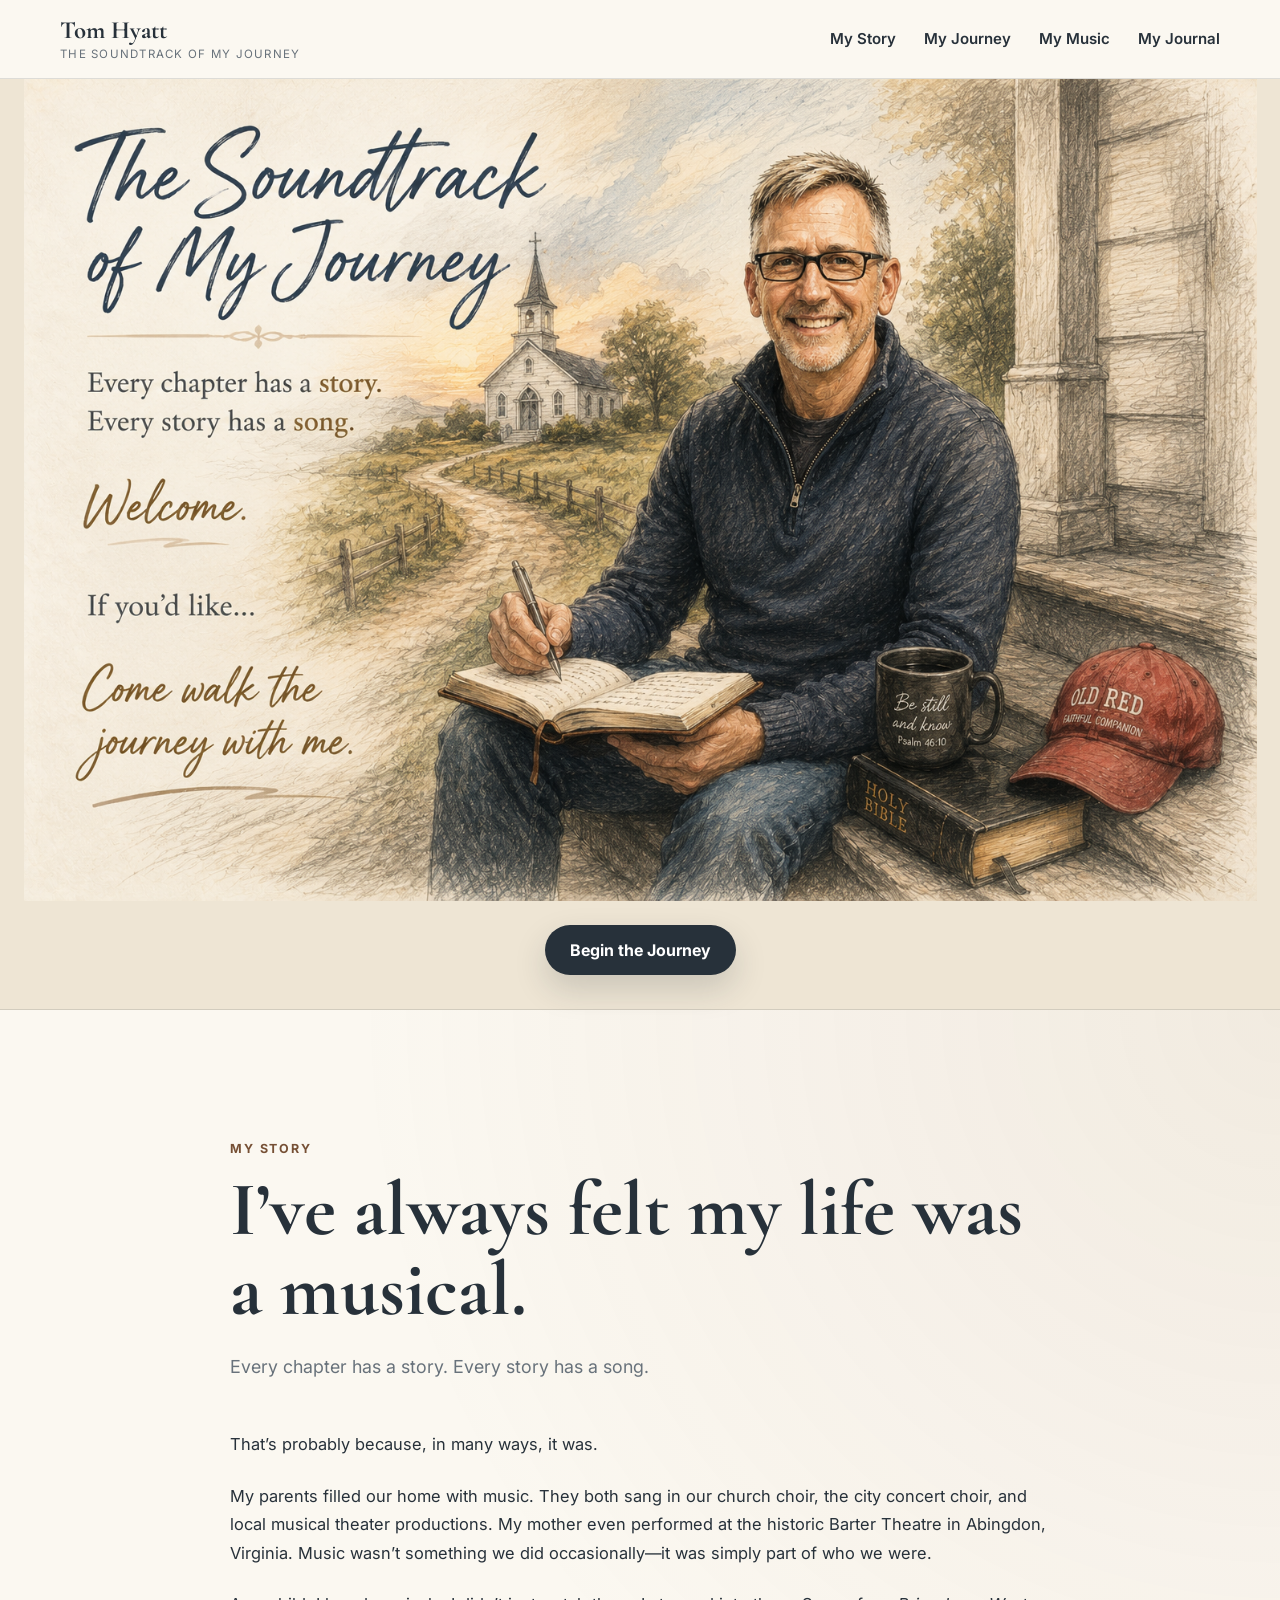
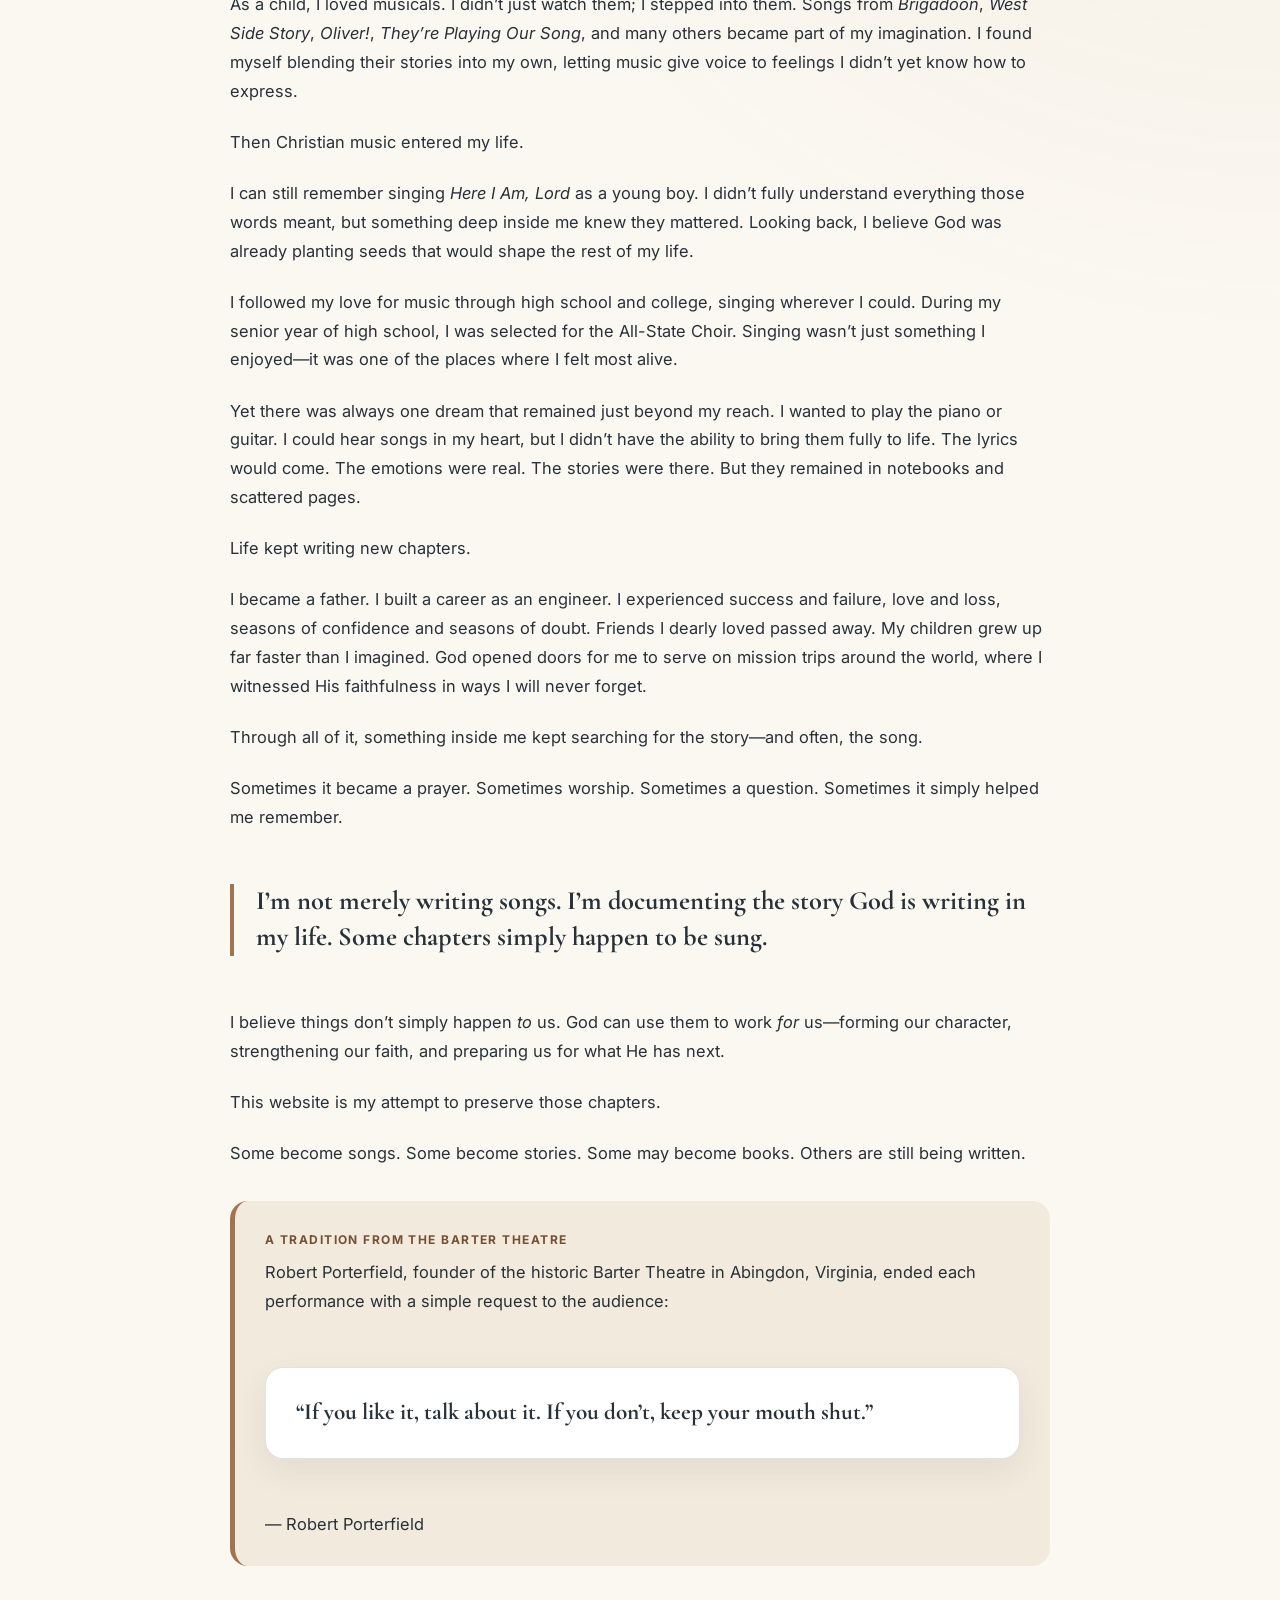
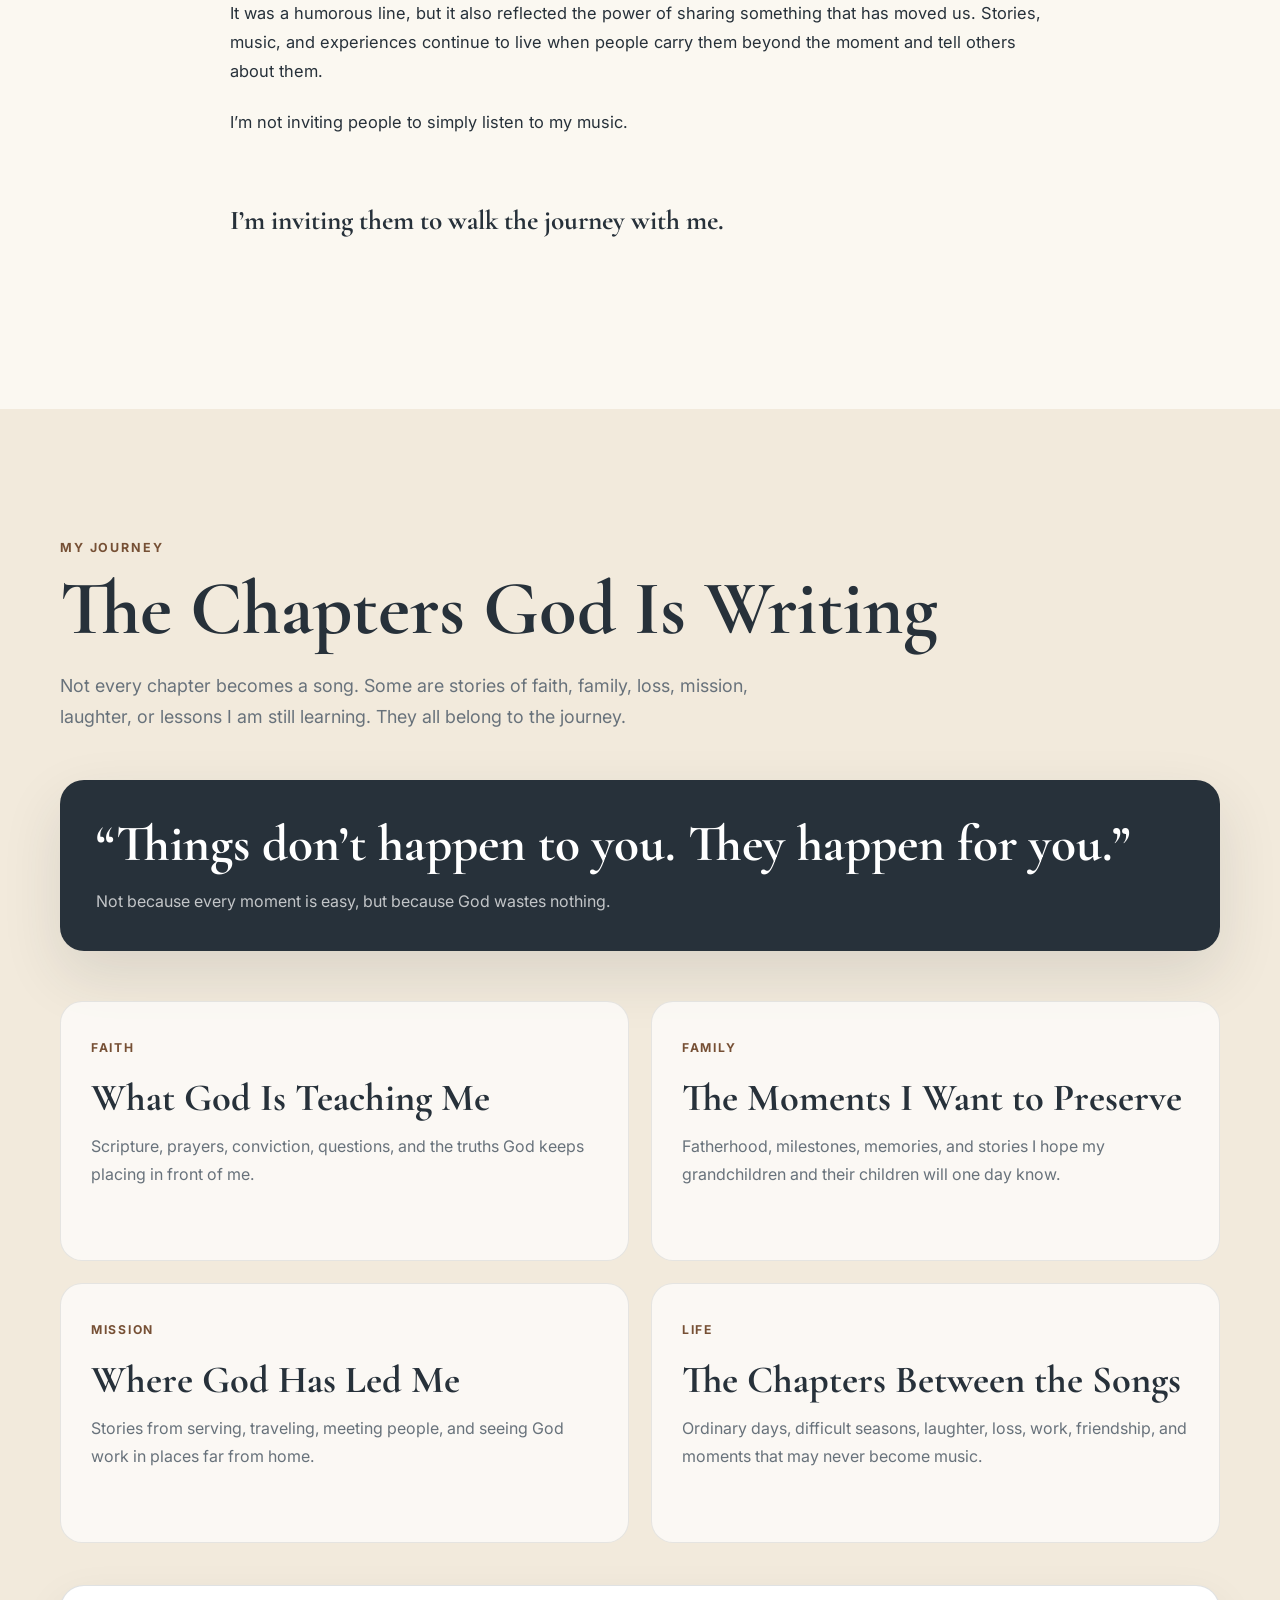
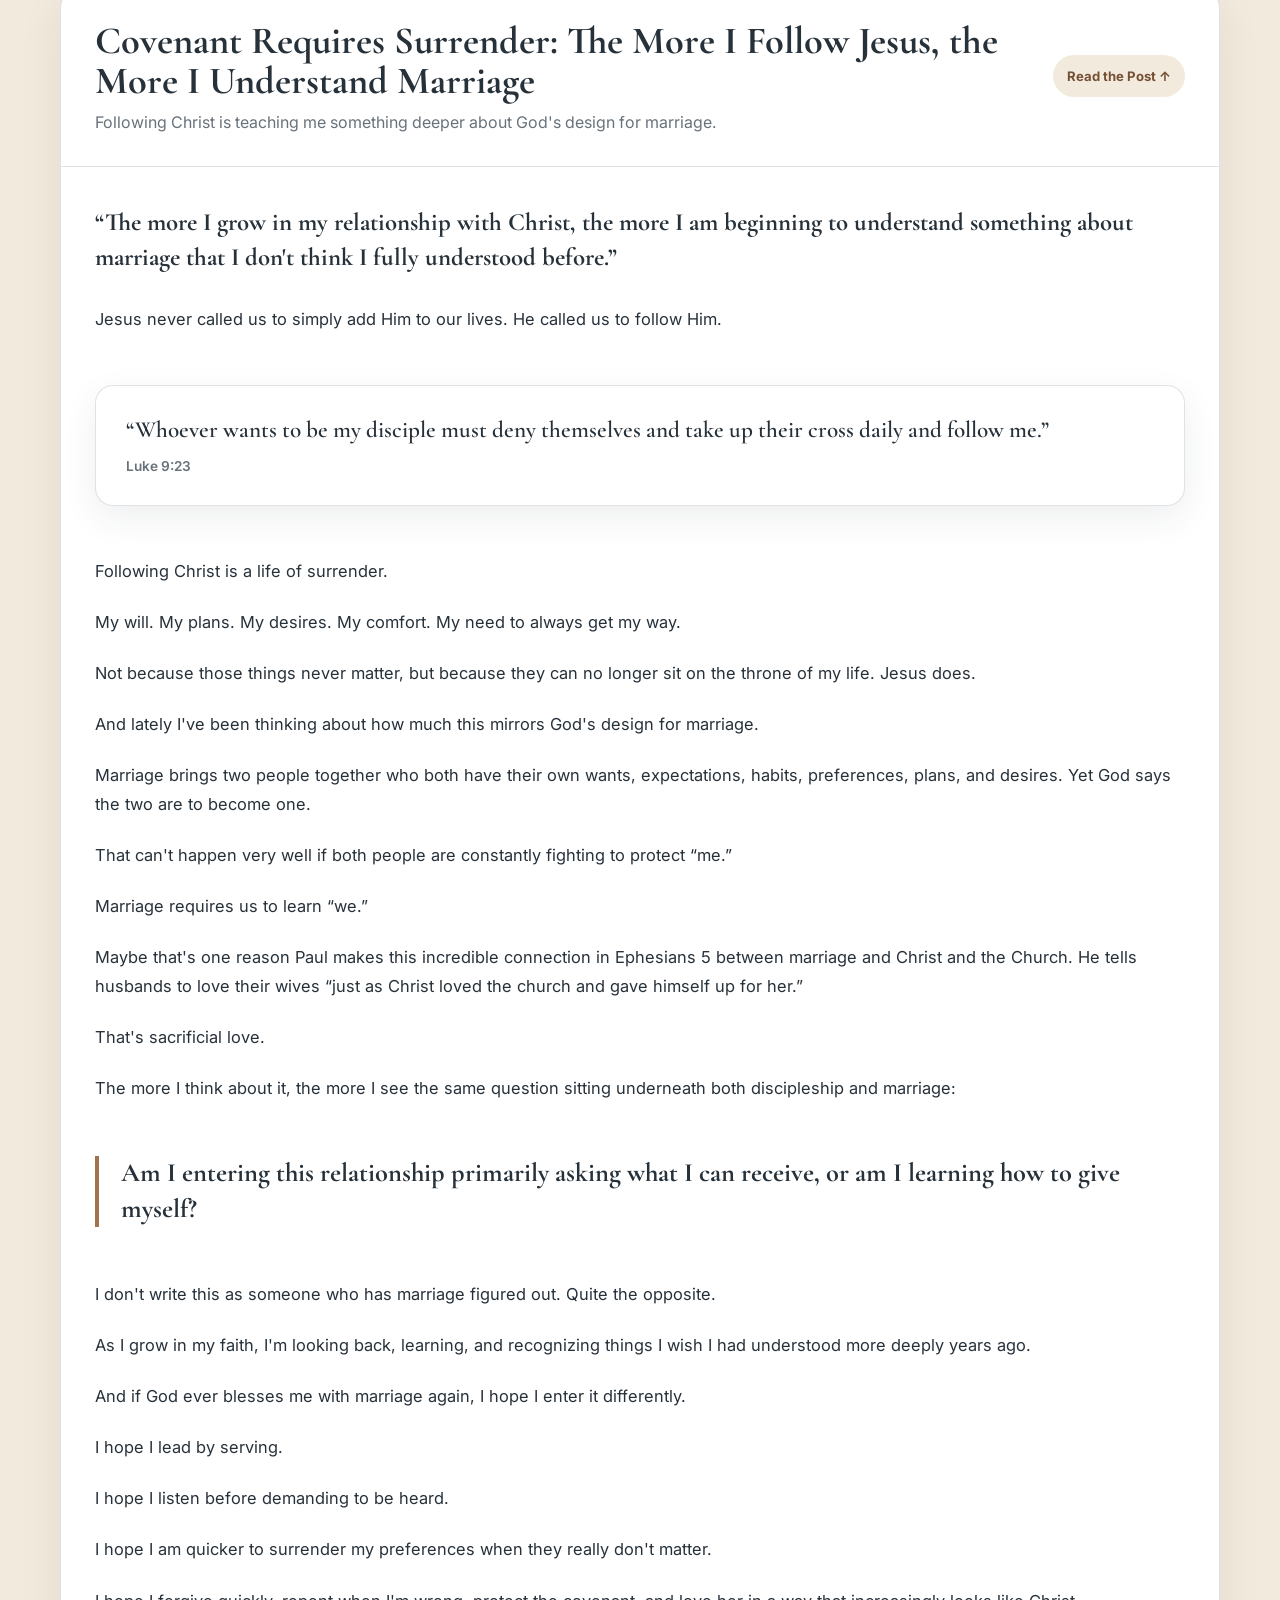
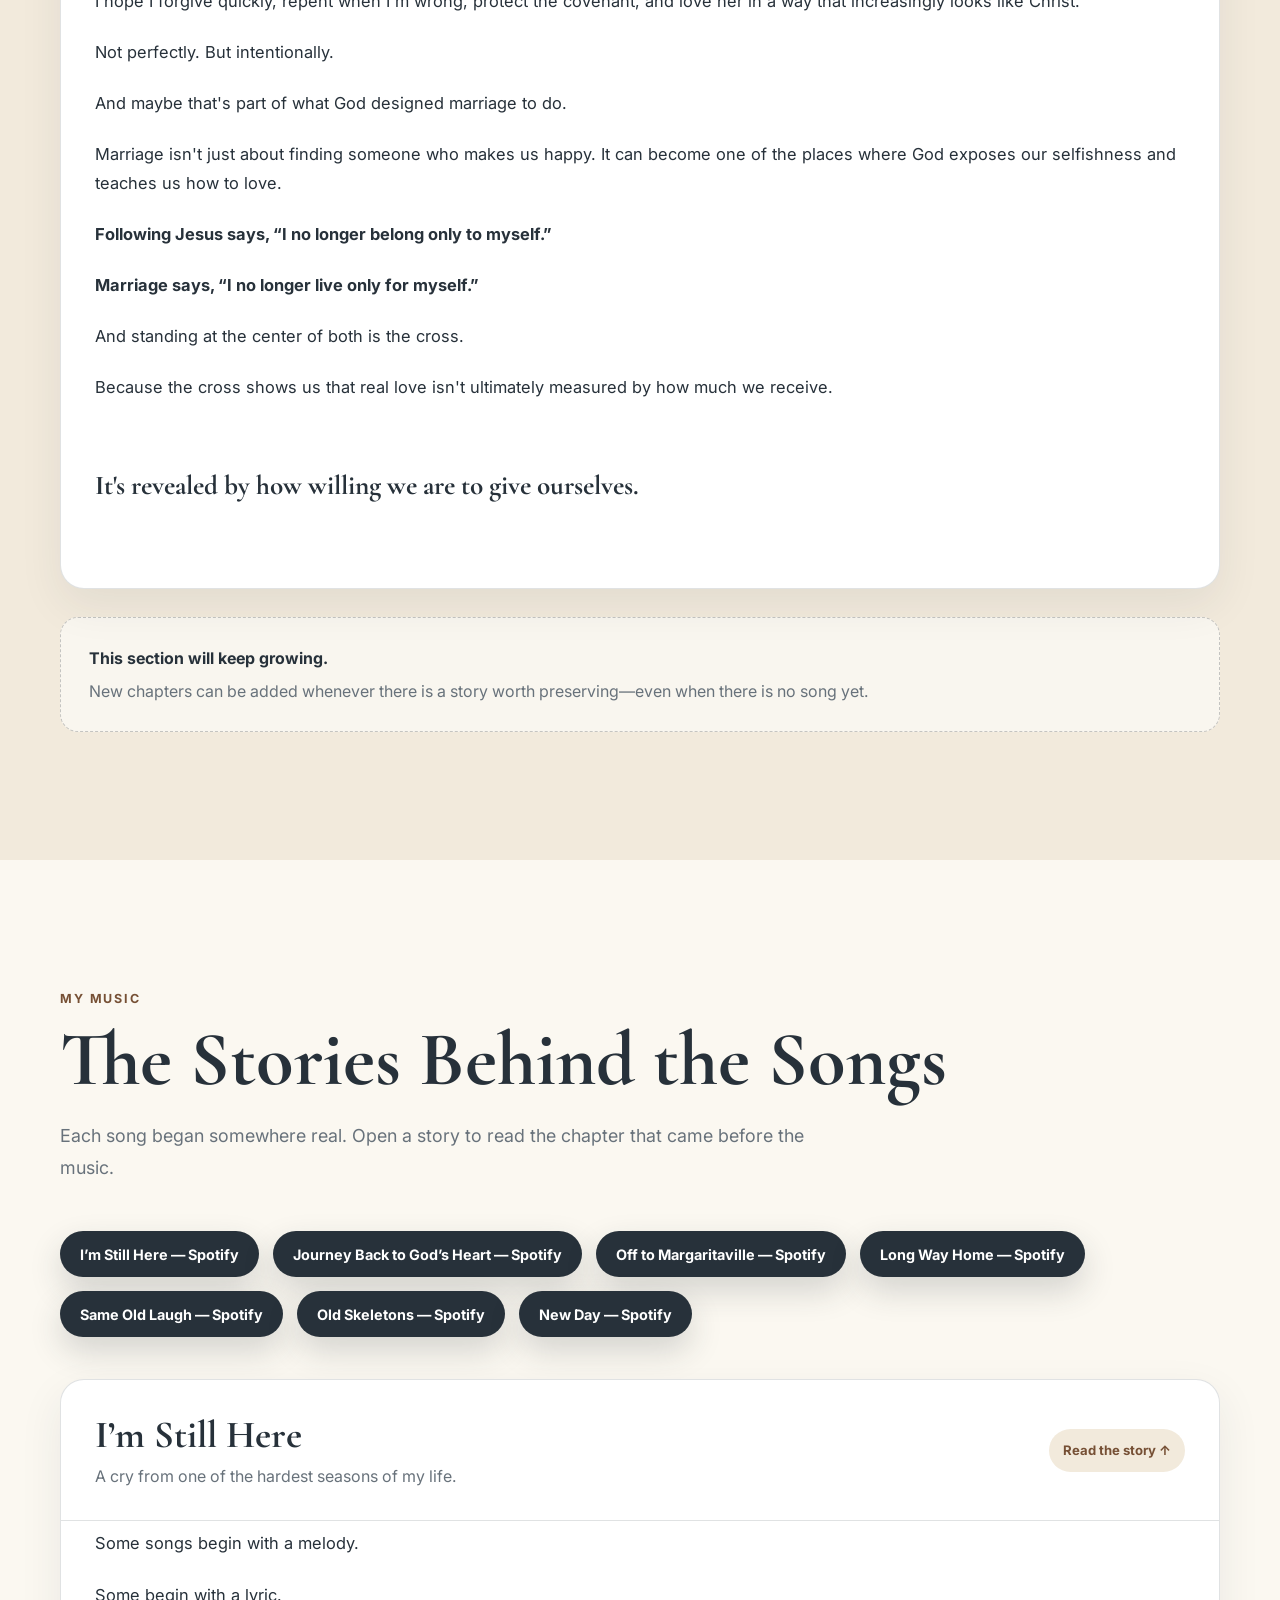
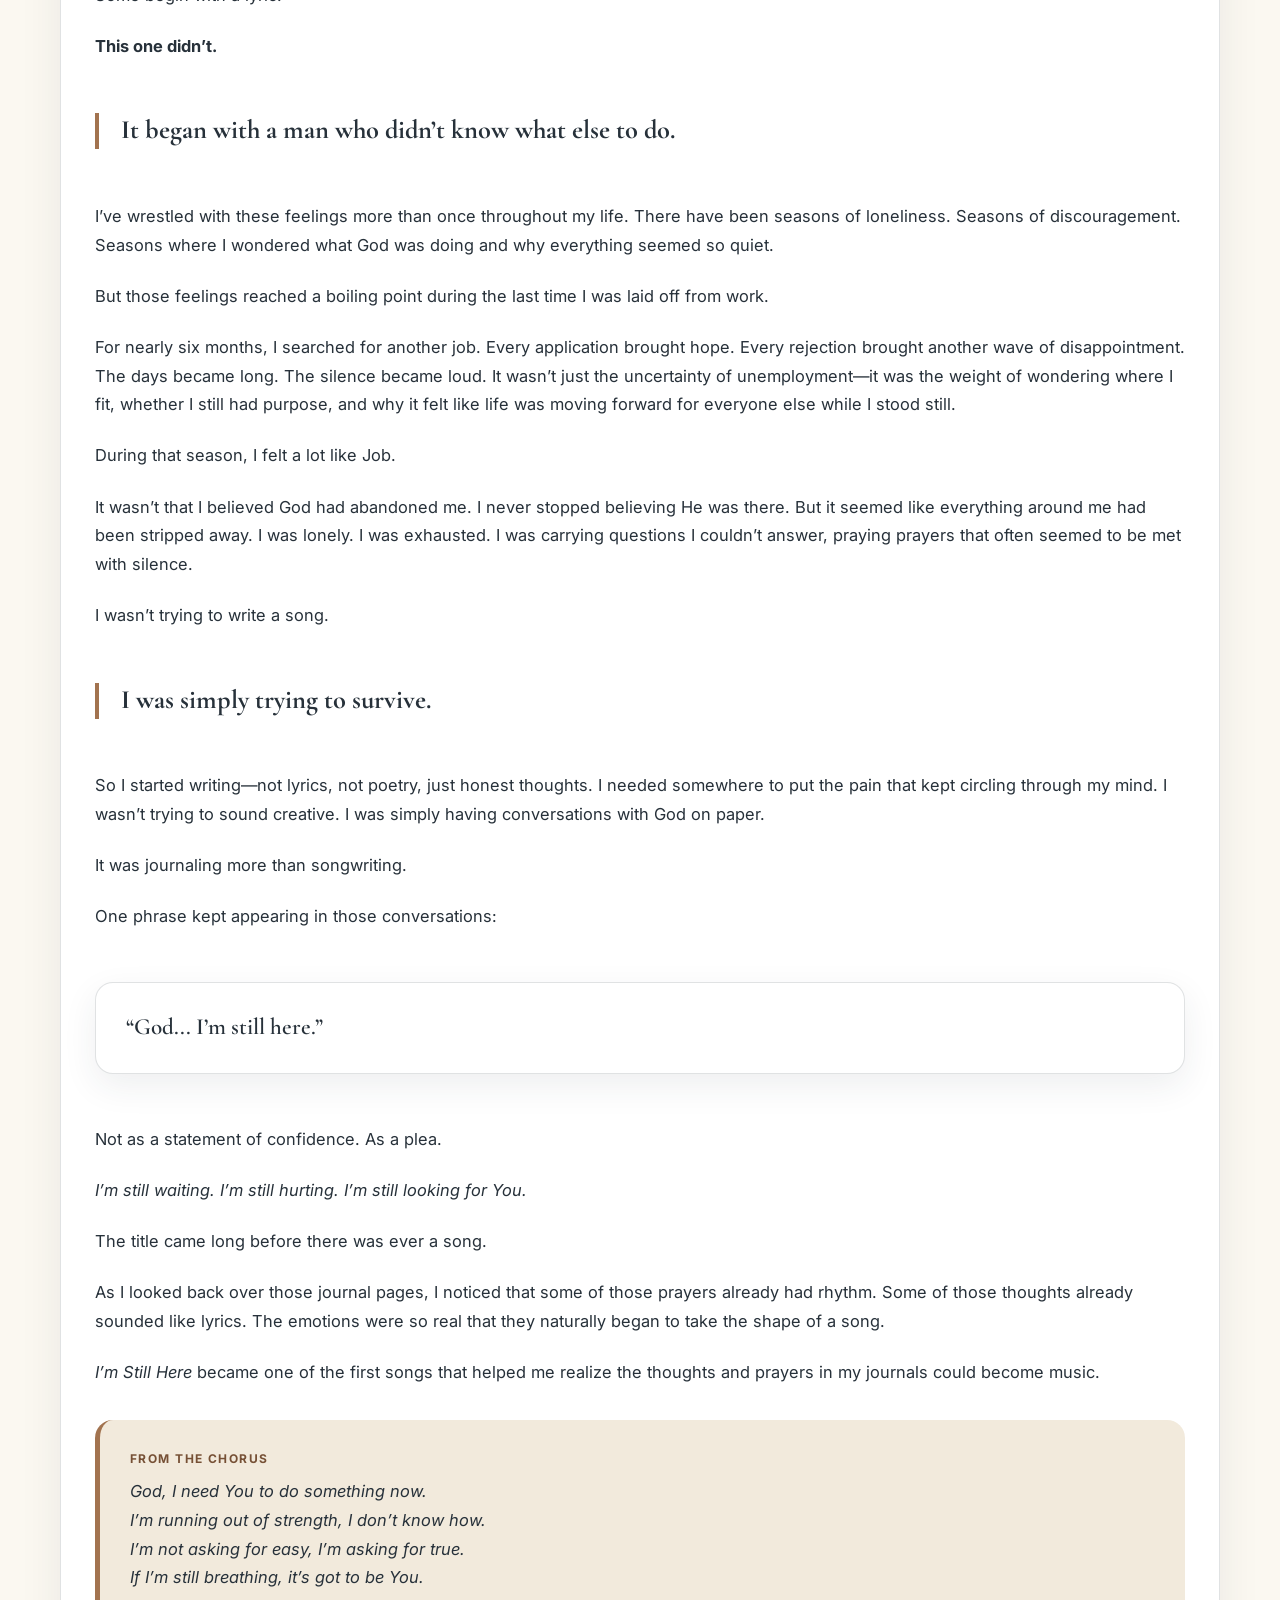
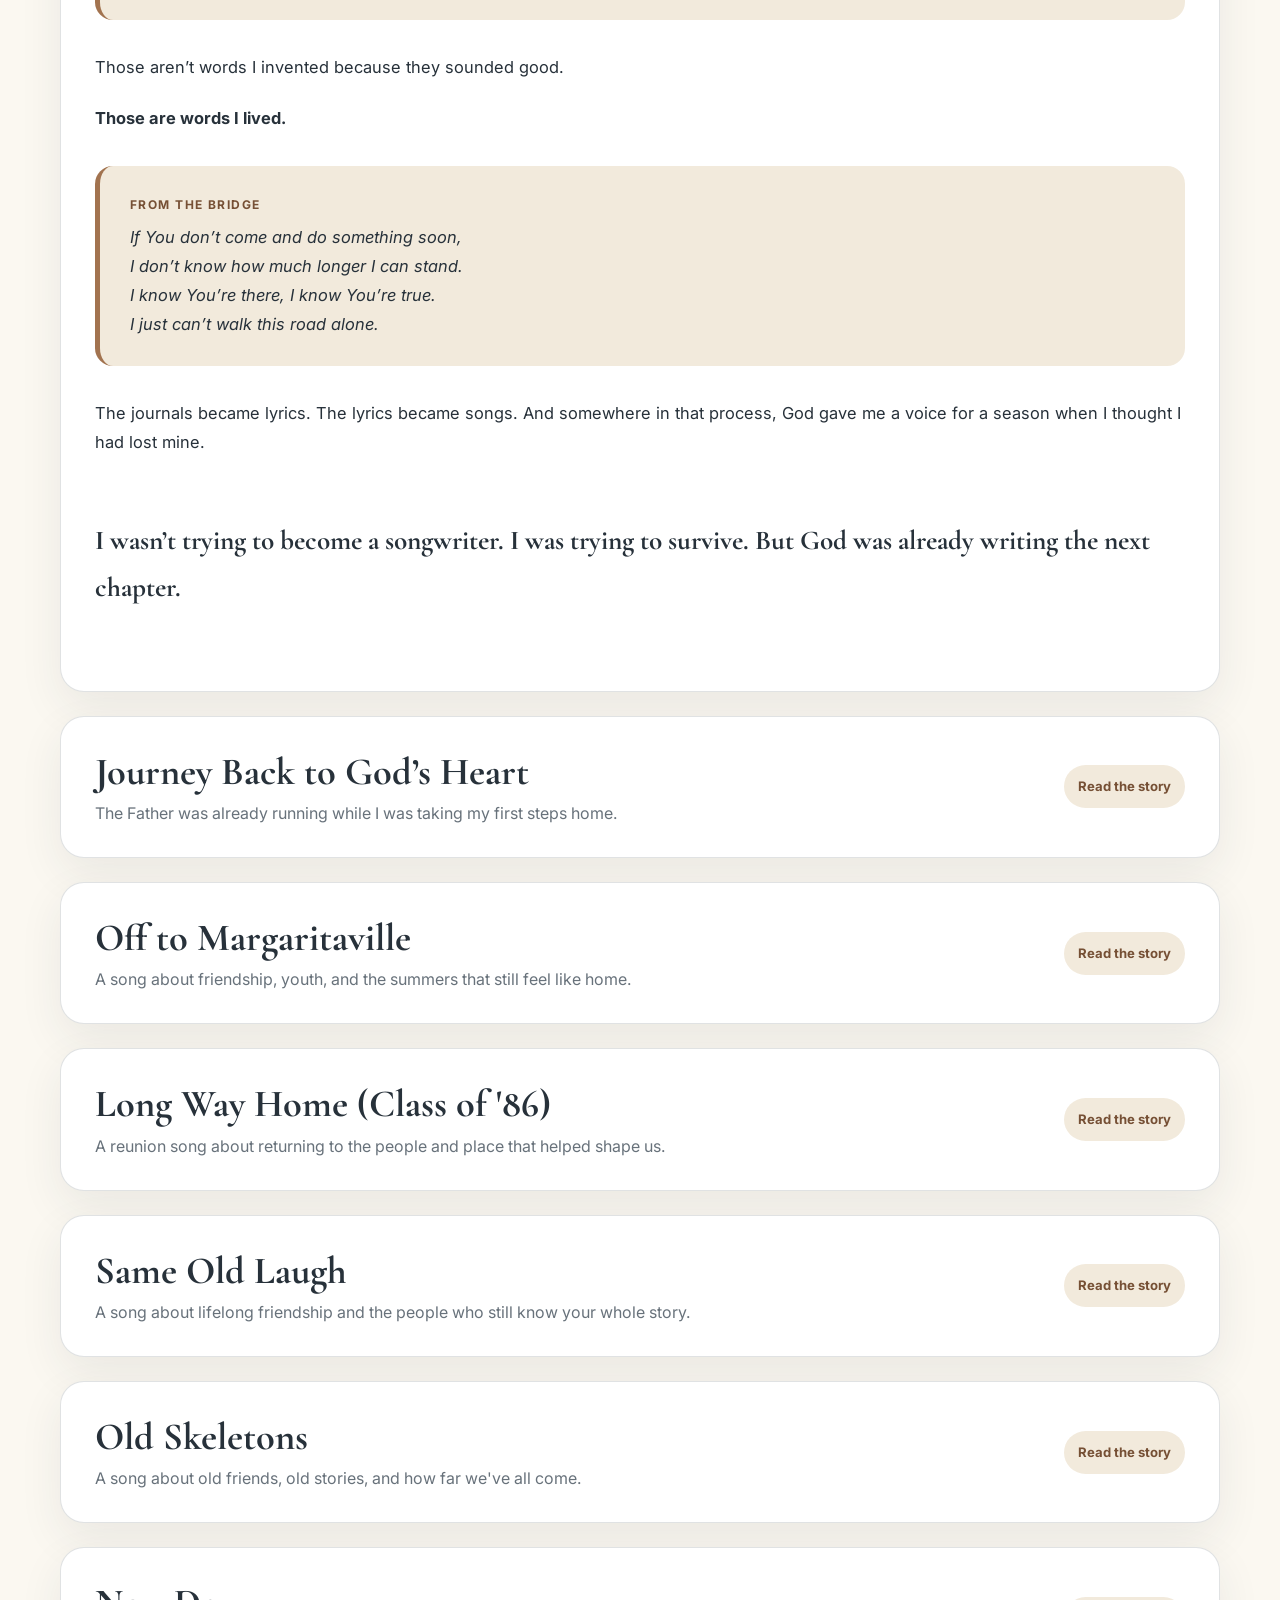
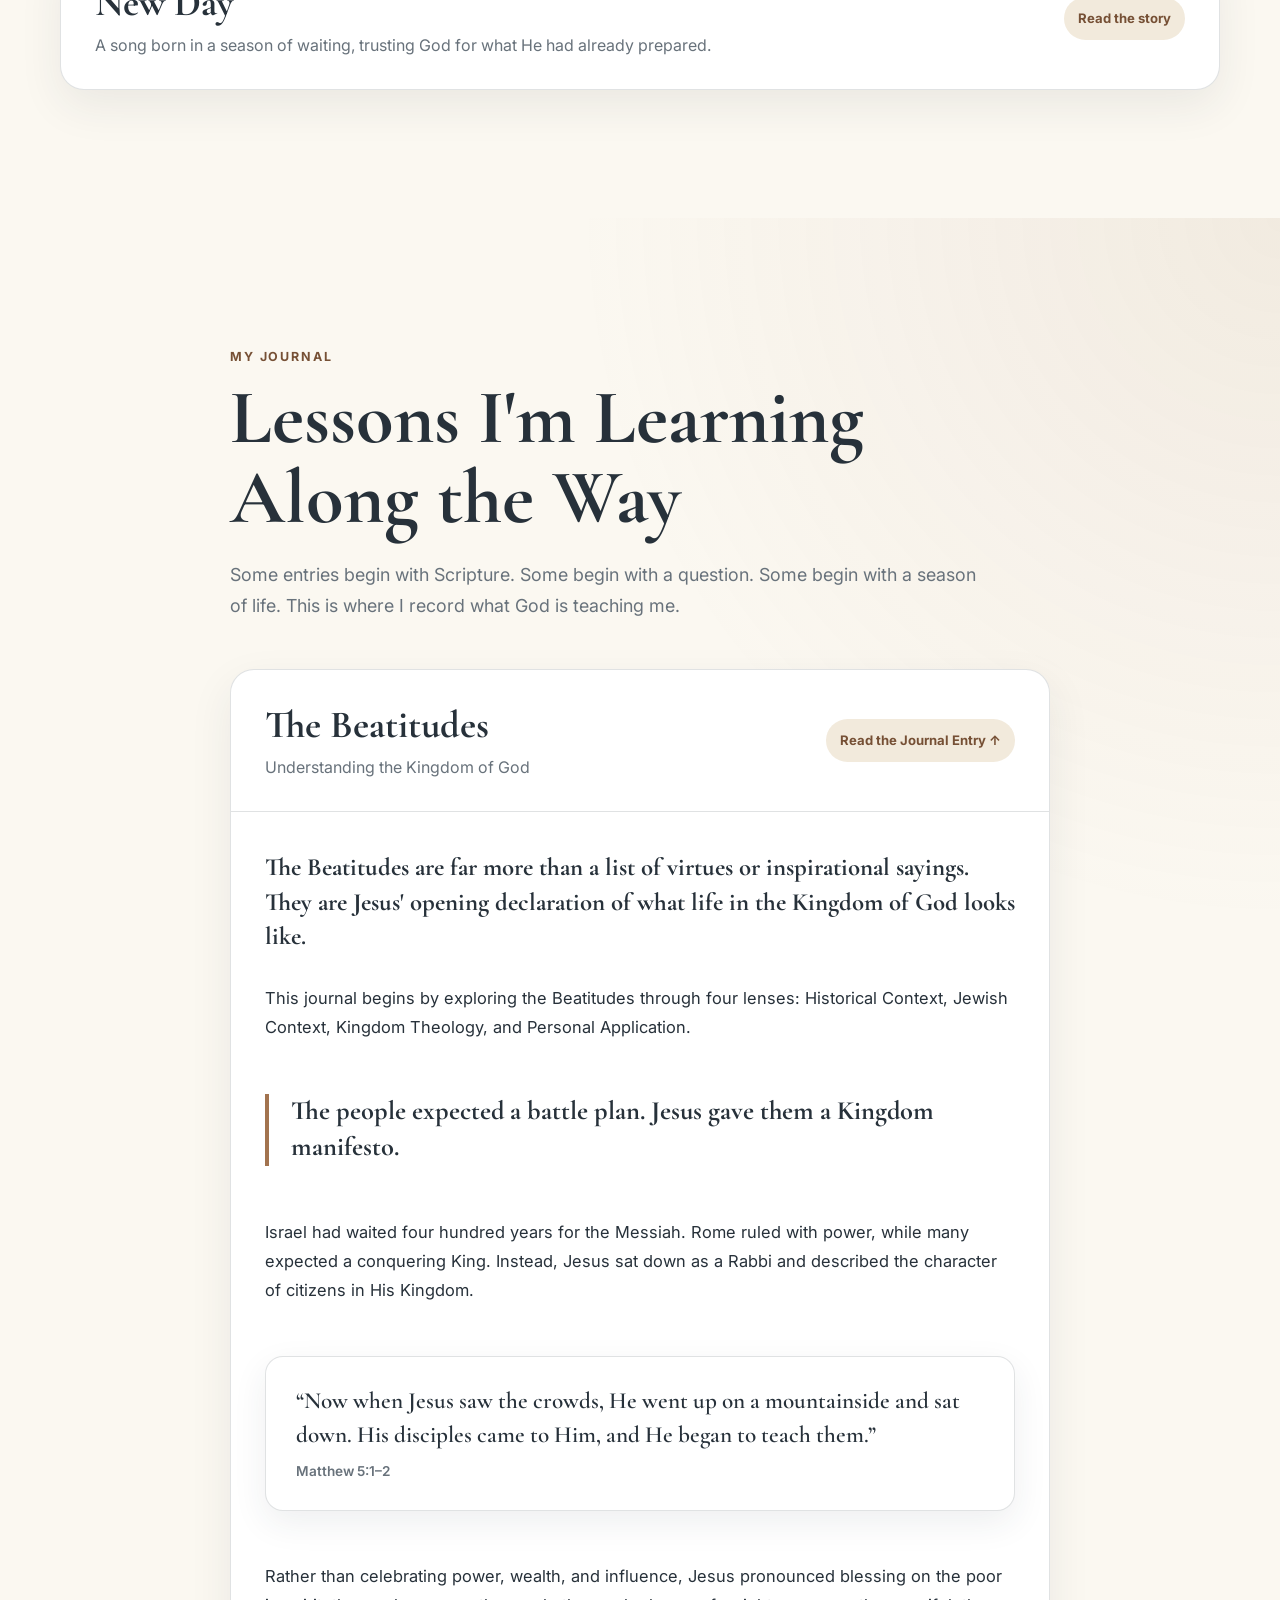
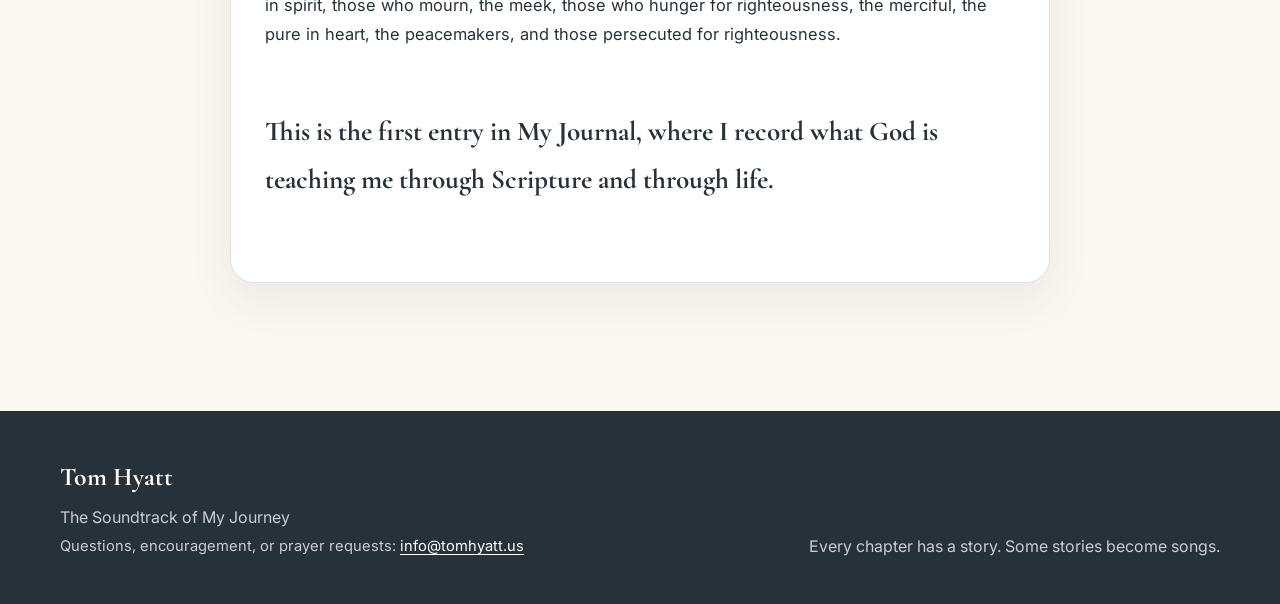
<file: index.html>
<!DOCTYPE html>
<html lang="en">
<head>
  <meta charset="UTF-8" />
  <meta name="viewport" content="width=device-width, initial-scale=1.0" />
  <meta name="description" content="Tom Hyatt's story, the chapters God is writing, and the music born from the journey." />
  <title>Tom Hyatt | The Soundtrack of My Journey</title>
  <link rel="preconnect" href="https://fonts.googleapis.com">
  <link rel="preconnect" href="https://fonts.gstatic.com" crossorigin>
  <link href="https://fonts.googleapis.com/css2?family=Cormorant+Garamond:wght@500;600;700&family=Inter:wght@400;500;600;700&display=swap" rel="stylesheet">
  <link rel="stylesheet" href="styles.css" />
</head>
<body>
  <header class="site-header">
    <div class="container nav-wrap">
      <a class="brand" href="#home">
        <span class="brand-name">Tom Hyatt</span>
        <span class="brand-subtitle">The Soundtrack of My Journey</span>
      </a>

      <button class="menu-toggle" aria-label="Toggle navigation" aria-expanded="false">☰</button>

      <nav class="site-nav" aria-label="Primary navigation">
        <div class="nav-dropdown">
          <a class="nav-dropdown-toggle" href="#story" aria-haspopup="true">My Story</a>
          <div class="nav-dropdown-menu">
            <a href="#story">My Story</a>
            <a href="testimony.html">My Testimony</a>
          </div>
        </div>
        <a href="#journey">My Journey</a>
        <a href="#music">My Music</a>
        <a href="#journal">My Journal</a>
      </nav>
    </div>
  </header>

  <main>
    <section id="home" class="hero">
      <div class="hero-image-wrap">
        <img
          src="assets/soundtrack-of-my-journey-hero.png"
          alt="The Soundtrack of My Journey — a man writing in a journal beside a country church"
          class="journey-hero-image"
        />
      </div>
      <div class="hero-actions">
        <a class="button" href="#story">Begin the Journey</a>
      </div>
    </section>

    <section id="story" class="section story-section">
      <div class="container narrow">
        <p class="section-kicker">My Story</p>
        <h1>I’ve always felt my life was a musical.</h1>
        <p class="section-lead">Every chapter has a story. Every story has a song.</p>

        <div class="story-text">
          <p>That’s probably because, in many ways, it was.</p>

          <p>My parents filled our home with music. They both sang in our church choir, the city concert choir, and local musical theater productions. My mother even performed at the historic Barter Theatre in Abingdon, Virginia. Music wasn’t something we did occasionally—it was simply part of who we were.</p>

          <p>As a child, I loved musicals. I didn’t just watch them; I stepped into them. Songs from <em>Brigadoon</em>, <em>West Side Story</em>, <em>Oliver!</em>, <em>They’re Playing Our Song</em>, and many others became part of my imagination. I found myself blending their stories into my own, letting music give voice to feelings I didn’t yet know how to express.</p>

          <p>Then Christian music entered my life.</p>

          <p>I can still remember singing <em>Here I Am, Lord</em> as a young boy. I didn’t fully understand everything those words meant, but something deep inside me knew they mattered. Looking back, I believe God was already planting seeds that would shape the rest of my life.</p>

          <p>I followed my love for music through high school and college, singing wherever I could. During my senior year of high school, I was selected for the All-State Choir. Singing wasn’t just something I enjoyed—it was one of the places where I felt most alive.</p>

          <p>Yet there was always one dream that remained just beyond my reach. I wanted to play the piano or guitar. I could hear songs in my heart, but I didn’t have the ability to bring them fully to life. The lyrics would come. The emotions were real. The stories were there. But they remained in notebooks and scattered pages.</p>

          <p>Life kept writing new chapters.</p>

          <p>I became a father. I built a career as an engineer. I experienced success and failure, love and loss, seasons of confidence and seasons of doubt. Friends I dearly loved passed away. My children grew up far faster than I imagined. God opened doors for me to serve on mission trips around the world, where I witnessed His faithfulness in ways I will never forget.</p>

          <p>Through all of it, something inside me kept searching for the story—and often, the song.</p>

          <p>Sometimes it became a prayer. Sometimes worship. Sometimes a question. Sometimes it simply helped me remember.</p>

          <p class="standout">I’m not merely writing songs. I’m documenting the story God is writing in my life. Some chapters simply happen to be sung.</p>

          <p>I believe things don’t simply happen <em>to</em> us. God can use them to work <em>for</em> us—forming our character, strengthening our faith, and preparing us for what He has next.</p>

          <p>This website is my attempt to preserve those chapters.</p>

          <p>Some become songs. Some become stories. Some may become books. Others are still being written.</p>

<div class="lyric-card">
<p class="lyric-label">A Tradition from the Barter Theatre</p>
<p>Robert Porterfield, founder of the historic Barter Theatre in Abingdon, Virginia, ended each performance with a simple request to the audience:</p>
<blockquote><strong>“If you like it, talk about it. If you don’t, keep your mouth shut.”</strong></blockquote>
<p>— Robert Porterfield</p>
</div>

<p>It was a humorous line, but it also reflected the power of sharing something that has moved us. Stories, music, and experiences continue to live when people carry them beyond the moment and tell others about them.</p>

<p></p>

          <p>I’m not inviting people to simply listen to my music.</p>

          <p class="final-line">I’m inviting them to walk the journey with me.</p>
        </div>
      </div>
    </section>

    <section id="journey" class="section journey-section">
      <div class="container">
        <p class="section-kicker">My Journey</p>
        <h2>The Chapters God Is Writing</h2>
        <p class="section-intro">
          Not every chapter becomes a song. Some are stories of faith, family, loss,
          mission, laughter, or lessons I am still learning. They all belong to the journey.
        </p>

        <div class="journey-quote">
          <p>“Things don’t happen to you. They happen for you.”</p>
          <span>Not because every moment is easy, but because God wastes nothing.</span>
        </div>

        <div class="journey-grid">
          <article class="journey-card">
            <span>Faith</span>
            <h3>What God Is Teaching Me</h3>
            <p>Scripture, prayers, conviction, questions, and the truths God keeps placing in front of me.</p>
          </article>

          <article class="journey-card">
            <span>Family</span>
            <h3>The Moments I Want to Preserve</h3>
            <p>Fatherhood, milestones, memories, and stories I hope my grandchildren and their children will one day know.</p>
          </article>

          <article class="journey-card">
            <span>Mission</span>
            <h3>Where God Has Led Me</h3>
            <p>Stories from serving, traveling, meeting people, and seeing God work in places far from home.</p>
          </article>

          <article class="journey-card">
            <span>Life</span>
            <h3>The Chapters Between the Songs</h3>
            <p>Ordinary days, difficult seasons, laughter, loss, work, friendship, and moments that may never become music.</p>
          </article>
        </div>

        <div class="song-list">
          <details class="song-story" open>
            <summary><div><h3>Covenant Requires Surrender: The More I Follow Jesus, the More I Understand Marriage</h3><p>Following Christ is teaching me something deeper about God's design for marriage.</p></div><span class="summary-action">Read the Post</span></summary>
            <div class="song-content story-text">
              <p class="opening-quote">“The more I grow in my relationship with Christ, the more I am beginning to understand something about marriage that I don't think I fully understood before.”</p>
              <p>Jesus never called us to simply add Him to our lives. He called us to follow Him.</p>
              <blockquote>“Whoever wants to be my disciple must deny themselves and take up their cross daily and follow me.”<span>Luke 9:23</span></blockquote>
              <p>Following Christ is a life of surrender.</p>
              <p>My will. My plans. My desires. My comfort. My need to always get my way.</p>
              <p>Not because those things never matter, but because they can no longer sit on the throne of my life. Jesus does.</p>
              <p>And lately I've been thinking about how much this mirrors God's design for marriage.</p>
              <p>Marriage brings two people together who both have their own wants, expectations, habits, preferences, plans, and desires. Yet God says the two are to become one.</p>
              <p>That can't happen very well if both people are constantly fighting to protect “me.”</p>
              <p>Marriage requires us to learn “we.”</p>
              <p>Maybe that's one reason Paul makes this incredible connection in Ephesians 5 between marriage and Christ and the Church. He tells husbands to love their wives “just as Christ loved the church and gave himself up for her.”</p>
              <p>That's sacrificial love.</p>
              <p>The more I think about it, the more I see the same question sitting underneath both discipleship and marriage:</p>
              <p class="standout"><strong>Am I entering this relationship primarily asking what I can receive, or am I learning how to give myself?</strong></p>
              <p>I don't write this as someone who has marriage figured out. Quite the opposite.</p>
              <p>As I grow in my faith, I'm looking back, learning, and recognizing things I wish I had understood more deeply years ago.</p>
              <p>And if God ever blesses me with marriage again, I hope I enter it differently.</p>
              <p>I hope I lead by serving.</p>
              <p>I hope I listen before demanding to be heard.</p>
              <p>I hope I am quicker to surrender my preferences when they really don't matter.</p>
              <p>I hope I forgive quickly, repent when I'm wrong, protect the covenant, and love her in a way that increasingly looks like Christ.</p>
              <p>Not perfectly. But intentionally.</p>
              <p>And maybe that's part of what God designed marriage to do.</p>
              <p>Marriage isn't just about finding someone who makes us happy. It can become one of the places where God exposes our selfishness and teaches us how to love.</p>
              <p><strong>Following Jesus says, “I no longer belong only to myself.”</strong></p>
              <p><strong>Marriage says, “I no longer live only for myself.”</strong></p>
              <p>And standing at the center of both is the cross.</p>
              <p>Because the cross shows us that real love isn't ultimately measured by how much we receive.</p>
              <p class="final-line">It's revealed by how willing we are to give ourselves.</p>
            </div>
          </details>
        </div>

        <div class="coming-note">
          <strong>This section will keep growing.</strong>
          <p>New chapters can be added whenever there is a story worth preserving—even when there is no song yet.</p>
        </div>
      </div>
    </section>

    <section id="music" class="section music-section">
      <div class="container">
        <p class="section-kicker">My Music</p>
        <h2>The Stories Behind the Songs</h2>
        <p class="section-intro">
          Each song began somewhere real. Open a story to read the chapter that came before the music.
        </p>

        <div class="spotify-links" aria-label="Listen to released songs on Spotify">
          <a class="button spotify-button" href="https://open.spotify.com/track/6keptRvYR3bHYsEmNeejyD?si=3a59537093ed4718" target="_blank" rel="noopener noreferrer">I’m Still Here — Spotify</a>
          <a class="button spotify-button" href="https://open.spotify.com/track/1YPYYB9Ji9ANumqPHgwSAh?si=43a26eb337e040ae" target="_blank" rel="noopener noreferrer">Journey Back to God’s Heart — Spotify</a>
          <a class="button spotify-button" href="https://open.spotify.com/track/7ma5rZ9hNQ8YbK8QbTq6q7?si=2a27dcd2f01445cb" target="_blank" rel="noopener noreferrer">Off to Margaritaville — Spotify</a>
          <a class="button spotify-button" href="https://open.spotify.com/track/6bPL8EoEWK1jgsMBRJ1wSE?si=8ce2a893e9a34241" target="_blank" rel="noopener noreferrer">Long Way Home — Spotify</a>
          <a class="button spotify-button" href="https://open.spotify.com/track/6spH7KkL65xJVjjBL4mMM0?si=cada4a9dae764f5d" target="_blank" rel="noopener noreferrer">Same Old Laugh — Spotify</a>
          <a class="button spotify-button" href="https://open.spotify.com/track/42UeEr1eQJu9oc9TjCHO0m?si=a19efaf5a8144fcd" target="_blank" rel="noopener noreferrer">Old Skeletons — Spotify</a>
          <a class="button spotify-button" href="https://open.spotify.com/track/26NNeIVCdFRIBJis0AOaMR?si=94ff81de87e64749" target="_blank" rel="noopener noreferrer">New Day — Spotify</a>
        </div>

        <div class="song-list">
          <details class="song-story" open>
            <summary>
              <div>
                <h3>I’m Still Here</h3>
                <p>A cry from one of the hardest seasons of my life.</p>
              </div>
              <span class="summary-action">Read the story</span>
            </summary>

            <div class="song-content story-text">
              <p>Some songs begin with a melody.</p>
              <p>Some begin with a lyric.</p>
              <p><strong>This one didn’t.</strong></p>

              <p class="standout">It began with a man who didn’t know what else to do.</p>

              <p>I’ve wrestled with these feelings more than once throughout my life. There have been seasons of loneliness. Seasons of discouragement. Seasons where I wondered what God was doing and why everything seemed so quiet.</p>

              <p>But those feelings reached a boiling point during the last time I was laid off from work.</p>

              <p>For nearly six months, I searched for another job. Every application brought hope. Every rejection brought another wave of disappointment. The days became long. The silence became loud. It wasn’t just the uncertainty of unemployment—it was the weight of wondering where I fit, whether I still had purpose, and why it felt like life was moving forward for everyone else while I stood still.</p>

              <p>During that season, I felt a lot like Job.</p>

              <p>It wasn’t that I believed God had abandoned me. I never stopped believing He was there. But it seemed like everything around me had been stripped away. I was lonely. I was exhausted. I was carrying questions I couldn’t answer, praying prayers that often seemed to be met with silence.</p>

              <p>I wasn’t trying to write a song.</p>
              <p class="standout">I was simply trying to survive.</p>

              <p>So I started writing—not lyrics, not poetry, just honest thoughts. I needed somewhere to put the pain that kept circling through my mind. I wasn’t trying to sound creative. I was simply having conversations with God on paper.</p>

              <p>It was journaling more than songwriting.</p>

              <p>One phrase kept appearing in those conversations:</p>

              <blockquote>“God... I’m still here.”</blockquote>

              <p>Not as a statement of confidence. As a plea.</p>

              <p><em>I’m still waiting. I’m still hurting. I’m still looking for You.</em></p>

              <p>The title came long before there was ever a song.</p>

              <p>As I looked back over those journal pages, I noticed that some of those prayers already had rhythm. Some of those thoughts already sounded like lyrics. The emotions were so real that they naturally began to take the shape of a song.</p>

              <p><em>I’m Still Here</em> became one of the first songs that helped me realize the thoughts and prayers in my journals could become music.</p>

              <div class="lyric-card">
                <p class="lyric-label">From the chorus</p>
                <p><em>God, I need You to do something now.<br>
                I’m running out of strength, I don’t know how.<br>
                I’m not asking for easy, I’m asking for true.<br>
                If I’m still breathing, it’s got to be You.</em></p>
              </div>

              <p>Those aren’t words I invented because they sounded good.</p>
              <p><strong>Those are words I lived.</strong></p>

              <div class="lyric-card">
                <p class="lyric-label">From the bridge</p>
                <p><em>If You don’t come and do something soon,<br>
                I don’t know how much longer I can stand.<br>
                I know You’re there, I know You’re true.<br>
                I just can’t walk this road alone.</em></p>
              </div>

              <p>The journals became lyrics. The lyrics became songs. And somewhere in that process, God gave me a voice for a season when I thought I had lost mine.</p>

              <p class="final-line">I wasn’t trying to become a songwriter. I was trying to survive. But God was already writing the next chapter.</p>
            </div>
          </details>

          <details class="song-story">
            <summary>
              <div>
                <h3>Journey Back to God’s Heart</h3>
                <p>The Father was already running while I was taking my first steps home.</p>
              </div>
              <span class="summary-action">Read the story</span>
            </summary>

            <div class="song-content story-text">
              <p class="opening-quote">“Some songs are written because inspiration strikes. Others are written because God won’t let go of your heart until you finally understand what He’s been trying to teach you.”</p>

              <p>Not long before writing <em>Journey Back to God’s Heart</em>, I found myself in one of the most difficult seasons of my life.</p>

              <p>I had been laid off from my job, and month after month the uncertainty continued. Every application, every interview, every unanswered prayer seemed to raise the same question in my mind:</p>

              <blockquote>“God... I’m still here.”</blockquote>

              <p>That cry eventually became my first song.</p>

              <p>It wasn’t polished. It wasn’t written with the intention of recording it. It was simply an honest conversation with God—a journal entry put to music.</p>

              <p>Looking back, I can see that while I was asking God to change my circumstances, He was quietly changing me.</p>

              <p>A few weeks later, my pastor preached on Jesus’ parable of the Prodigal Son in Luke 15:11–32. Then, almost immediately afterward, my men’s Bible study began working through the exact same passage.</p>

              <p>I’ve learned that when God places the same truth in front of me more than once, it’s usually because He wants me to stop and listen.</p>

              <p>At first, I approached the passage the way I always had.</p>

              <p>The prodigal son represented the person who had completely walked away from God—the one who had abandoned everything and finally decided to come home.</p>

              <p>That’s certainly one of Jesus’ points.</p>

              <p>But as I continued reading and praying, another thought settled into my heart.</p>

              <p>What if this story isn’t only about those who have wandered far from God?</p>

              <p>What if it’s also about those of us who faithfully attend church, read our Bibles, serve others, and yet quietly allow pride, fear, self-reliance, bitterness, anxiety, or hidden sin to settle into places where only God should reign?</p>

              <p>Around that same time, another passage became my daily prayer.</p>

              <blockquote>
                “Search me, O God, and know my heart; test me and know my anxious thoughts.
                See if there is any offensive way in me, and lead me in the everlasting way.”
                <span>Psalm 139:23–24</span>
              </blockquote>

              <p>Every morning I prayed those words.</p>
              <p>And every morning God answered.</p>

              <p>Not with condemnation.</p>
              <p><strong>With conviction.</strong></p>

              <p>Little by little, He began revealing places in my heart that I had grown comfortable with. Attitudes I had excused. Fears I had accepted. Areas where I had slowly begun trusting myself more than I was trusting Him.</p>

              <p>It wasn’t that I had stopped belonging to God.</p>

              <p class="standout">It was that He loved me too much to leave me unchanged.</p>

              <p>That’s when I realized something that has continued to shape my walk with Christ.</p>

              <p>The Christian life isn’t simply about the day we first came to Jesus.</p>

              <p>It’s a lifelong journey of allowing Him to search our hearts, reveal what doesn’t belong there, and lovingly invite us to surrender it.</p>

              <p><strong>Every act of repentance is another step toward the Father’s heart.</strong></p>

              <p>Then I noticed a detail in Luke 15 that I’d read dozens of times but had never truly allowed to sink in.</p>

              <blockquote>
                “But while he was still a long way off, his father saw him and was filled with compassion for him;
                he ran to his son, threw his arms around him and kissed him.”
                <span>Luke 15:20</span>
              </blockquote>

              <p>The father didn’t wait.</p>

              <p>He didn’t stand on the porch expecting an explanation.</p>

              <p>He didn’t make his son prove he was sincere.</p>

              <p class="standout">He ran.</p>

              <p>In Jesus’ culture, respected men didn’t run. Fathers certainly didn’t run. Yet Jesus intentionally painted a picture of a father lifting his robe and running toward his broken son before the son could even finish his confession.</p>

              <p>That image changed the way I see God.</p>

              <p>So often I picture myself slowly making my way back after another failure, wondering if I’ve disappointed Him one too many times.</p>

              <p>But Jesus paints an entirely different picture.</p>

              <p>The Father sees us before we ever reach the house.</p>

              <p>He moves toward us before we can earn our way back.</p>

              <p><strong>His grace is already running while we’re still taking our first steps home.</strong></p>

              <p>That’s where <em>Journey Back to God’s Heart</em> was born.</p>

              <p>This song isn’t just about salvation.</p>

              <p><strong>It’s about sanctification.</strong></p>

              <p>It’s about every believer who continues praying, “Search me, O God.”</p>

              <p>It’s about every moment the Holy Spirit gently reveals another place where our hearts have drifted and lovingly calls us back into deeper fellowship with the Father.</p>

              <p>The journey back to God’s heart isn’t repeating our salvation.</p>

              <p>It’s responding to His invitation to become more like Christ.</p>

              <p>And the beautiful truth is this:</p>

              <p>We never take a single step toward God that He hasn’t already anticipated.</p>

              <p>The Father is watching.</p>
              <p>The Father is waiting.</p>

              <p class="final-line">And every time we turn toward Him, we discover He has been running toward us all along.</p>
            </div>
          </details>

          <details class="song-story">
            <summary>
              <div>
                <h3>Off to Margaritaville</h3>
                <p>A song about friendship, youth, and the summers that still feel like home.</p>
              </div>
              <span class="summary-action">Read the story</span>
            </summary>

            <div class="song-content story-text">
              <h3>The Story Behind Off to Margaritaville</h3>

              <p class="opening-quote">"Some songs take you to a place. The best ones take you back to a season of life."</p>

              <p>Growing up, my closest friends were a group we simply called The Horsemen.</p>

              <p>We weren't a club.</p>

              <p>We were just a bunch of friends who loved being together and never needed much of an excuse to hit the road.</p>

              <p>Somewhere along the way, we all discovered Jimmy Buffett.</p>

              <p>Not just a song here and there.</p>

              <p>Every time he released a new album, one of us bought it... and before long, we all had it.</p>

              <p>His music became the soundtrack of our summers.</p>

              <p>Back then I drove a black 1983 Chevy S-10 Blazer.</p>

              <p>If that Blazer could talk, it could tell stories that none of us should.</p>

              <p>The windows were almost always down.</p>

              <p>Buffett was almost always playing.</p>

              <p>And we were almost always headed somewhere.</p>

              <p>Sometimes it was the lake.</p>

              <p>Sometimes it was a concert.</p>

              <p>Sometimes we'd point the Blazer toward Hilton Head Island with no agenda other than enjoying another summer day together.</p>

              <p>We weren't looking for luxury.</p>

              <p>We already had everything we needed.</p>

              <p>Good friends.</p>

              <p>Cold drinks.</p>

              <p>Warm sunshine.</p>

              <p>And music that somehow made every day feel like a vacation.</p>

              <p>Looking back, I realize Jimmy Buffett wasn't just writing songs.</p>

              <p>He was giving people permission to slow down.</p>

              <p>To laugh a little more.</p>

              <p>To take the long way home.</p>

              <p>To enjoy the people sitting beside you before life scattered everyone in different directions.</p>

              <p>Eventually, adulthood arrived.</p>

              <p>Careers.</p>

              <p>Marriage.</p>

              <p>Kids.</p>

              <p>Mortgages.</p>

              <p>Responsibilities.</p>

              <p>The Blazer is gone.</p>

              <p>The summers don't seem nearly as long.</p>

              <p>And getting everyone together takes months of planning instead of one phone call.</p>

              <p>But every time I hear those steel drums...</p>

              <p>Every time an old Buffett song starts playing...</p>

              <p>I'm right back there.</p>

              <p>The windows are down.</p>

              <p>The salt air is blowing.</p>

              <p>The Horsemen are laughing.</p>

              <p>The black S-10 Blazer is headed toward the lake... or maybe Hilton Head... with absolutely nowhere we have to be.</p>

              <p>Off to Margaritaville isn't really about Jimmy Buffett.</p>

              <p>It's about friendship.</p>

              <p>It's about youth.</p>

              <p>It's about those rare seasons of life when time seemed endless, laughter came easily, and every weekend held another adventure.</p>

              <p>Most of us eventually leave those summers behind.</p>

              <p>But every once in a while...</p>

              <p>A song carries us right back.</p>

              <p>And for three or four minutes...</p>

              <p>We're eighteen again.</p>

              <p class="final-line">Off to Margaritaville.</p>
            </div>
          </details>

          <details class="song-story">
            <summary>
              <div>
                <h3>Long Way Home (Class of '86)</h3>
                <p>A reunion song about returning to the people and place that helped shape us.</p>
              </div>
              <span class="summary-action">Read the story</span>
            </summary>

            <div class="song-content story-text">
              <h3>The Story Behind Long Way Home (Class of '86)</h3>

              <p class="opening-quote">"Sometimes you don't realize how much a place shaped you until you're asked to help everyone return to it."</p>

              <p>When our 40-year high school reunion started approaching, Matt Thiel shnookered me into helping organize it. Looking back, I'm glad he did.</p>

              <p>At first, it was mostly logistics.</p>

              <p>Being an engineer, my mind immediately went into project mode.</p>

              <p>I started building databases to help track down classmates.</p>

              <p>Creating graphics.</p>

              <p>Planning events.</p>

              <p>Answering messages.</p>

              <p>Trying to make sure everyone would feel welcome.</p>

              <p>Trying to make sure no one was forgotten.</p>

              <p>But somewhere in the middle of all those spreadsheets, lists, and plans... something unexpected happened.</p>

              <p>I found myself remembering.</p>

              <p>Not just the football games or the classrooms...</p>

              <p>...but the people.</p>

              <p>The Friday night lights.</p>

              <p>The laughter in the hallways.</p>

              <p>The rivalry with the Bristol, Tennessee Vikings just across the state line.</p>

              <p>The orange and black that somehow still felt like home after all these years.</p>

              <p>Looking through old photographs, memories came flooding back. Every picture told a story. Some I had forgotten. Others felt like they happened yesterday. As I looked at each face, I couldn't help but wonder where life had taken them over the last forty years. We had all changed. We had all grown older. Life had left its mark on each of us in different ways. But somehow, when I looked at those pictures, I wasn't seeing who we are today. I was seeing who we were then. For just a moment, we weren't husbands and wives, moms and dads, grandparents, retirees, or professionals. We were simply the Class of '86 again.</p>

              <p>Some pictures made me laugh.</p>

              <p>Some made me shake my head.</p>

              <p>Some reminded me just how young we all were.</p>

              <p>And some reminded me that not everyone would be walking through the reunion doors this year.</p>

              <p>That realization changed everything.</p>

              <p>This song stopped being about organizing a reunion.</p>

              <p>It became a song about coming home.</p>

              <p>Forty years has a way of teaching you what really matters.</p>

              <p>Some classmates stayed in Bristol.</p>

              <p>Others built lives hundreds or even thousands of miles away.</p>

              <p>Some found success.</p>

              <p>Some endured hardships.</p>

              <p>Some raised families.</p>

              <p>Some carried burdens no one else ever knew.</p>

              <p>Life took each of us down different roads, but we all started in the same place.</p>

              <p>For a few short years, we walked the same hallways.</p>

              <p>We sat in the same classrooms.</p>

              <p>We cheered under the same Friday night lights.</p>

              <p>We wore the same orange and black.</p>

              <p>Those moments became part of who we are.</p>

              <p>One of my favorite moments in writing this song came when I realized it couldn't simply celebrate those of us gathering together.</p>

              <p>It also needed to honor those who wouldn't be there.</p>

              <p>That's why the bridge became my favorite part of the song:</p>

              <div class="lyric-card">
                <p><em>We made it here, but not alone<br>
                Some are gone, but none unknown<br>
                In every laugh, in every cheer<br>
                They're still with us, standing here.</em></p>
              </div>

              <p>Those words remind me that reunions aren't just about looking back.</p>

              <p>They're about remembering everyone who helped shape our story.</p>

              <p>The title, Long Way Home, isn't just about driving back to Bristol.</p>

              <p>It's about finding your way back to friendships.</p>

              <p>Back to memories.</p>

              <p>Back to a place that helped shape who you became.</p>

              <p>For one weekend, we're reminded that beneath the careers, marriages, children, successes, disappointments, and forty years of life...</p>

              <p>...we're still those kids walking the halls of Virginia High School.</p>

              <p>We'll laugh like no time has passed.</p>

              <p>We'll remember those who should be standing beside us.</p>

              <p>We'll celebrate the lives we've lived.</p>

              <p>And for just a little while...</p>

              <p>We're the Class of '86 again.</p>

              <p>Bearcats... back again.</p>

              <p>No matter where life has taken us, a part of us will always belong to those Friday nights, those lifelong friendships, and that little corner of Bristol we simply called home.</p>

              <p class="final-line">Because some journeys take you around the world... only to remind you where your story began.</p>
            </div>
          </details>

          <details class="song-story">
            <summary><div><h3>Same Old Laugh</h3><p>A song about lifelong friendship and the people who still know your whole story.</p></div><span class="summary-action">Read the story</span></summary>
            <div class="song-content story-text">
              <h3>The Story Behind Same Old Laugh</h3>
              <p>I've been thinking a lot lately about how rare lifelong friendships really are.</p>
              <p>There are five of us who have been best friends since elementary school—or, for a couple of us, since the beginning of high school. However you count it, we've shared more than 45 years of life together.</p>
              <p>In high school, we were almost always together. We stood beside each other in weddings. We were there for one another through divorce, career changes, raising kids, and all the twists life throws at you.</p>
              <p>Today, we live all over the South, but a few years ago we decided we didn't want distance to slowly turn us into old acquaintances. So we've made it a point to get together once a year for a guys' weekend.</p>
              <p>Here's what's amazing.</p>
              <p>The minute we're all together, it's like someone pressed pause years ago and just hit play again. The conversations pick right back up. The jokes never get old. We laugh at the same stories we've been telling for decades. For a little while, we're just those five guys again.</p>
              <p>As I was driving home from one of those weekends, I realized that's what I wanted to write about.</p>
              <p>Not nostalgia.</p><p>Not getting older.</p><p>But the kind of friendship that stands the test of time.</p>
              <p>The kind where you don't have to pretend. The kind where everyone knows your story—the victories, the mistakes, the heartbreaks—and they're still there. The kind that reminds you some of life's greatest blessings aren't things at all... they're people.</p>
              <p>That's how <strong>"Same Old Laugh"</strong> was born.</p>
              <p>I know friendships like this are rare, and I don't take them for granted. Looking back, I can see God's hand in giving five young guys the opportunity to grow into men who are still walking through life together all these years later.</p>
              <p>I hope this song reminds you of those friends in your own life. The ones who may live hundreds of miles away, but the moment you're together, it feels like no time has passed.</p>
              <p>Those friendships are worth holding onto.</p><p class="final-line">This one's for mine.</p>
            </div>
          </details>

          <details class="song-story">
            <summary><div><h3>Old Skeletons</h3><p>A song about old friends, old stories, and how far we've all come.</p></div><span class="summary-action">Read the story</span></summary>
            <div class="song-content story-text">
              <h3>The Story Behind Old Skeletons</h3>
              <p>There are some friendships that only make sense if you were there.</p>
              <p>The kind where you don't have to explain the stories... because everyone already knows them.</p>
              <p><strong>"Old Skeletons"</strong> came from thinking about those friends. The ones you grew up with. The ones who knew every dumb decision, every late-night dare, every secret, every close call, and somehow still stuck around.</p>
              <p>As I started writing, memories kept coming back. Swimming at the lake. Jumping off the rocks. Sneaking out after curfew. Hanging out over soda and fries, laughing until we couldn't breathe. We all had a few skeletons in the closet, and thankfully most of them stayed buried where they belong.</p>
              <p>The funny thing is, when you're young, you think those moments are just another weekend. Years later, you realize they became the stories you'll tell for the rest of your life.</p>
              <p>This song isn't about celebrating the mistakes we made.</p>
              <p>It's about celebrating the friends who walked through those years with us... and who remind us just how far we've all come.</p>
              <p>We grew up. We found our way.</p>
              <p>But every time we're together, it only takes a few minutes before we're laughing like we're seventeen again.</p>
              <p>If you've got friends like that, you're richer than you know.</p>
              <p>This one's for all of us.</p><p class="final-line"><strong>"Old Skeletons."</strong></p>
            </div>
          </details>

          <details class="song-story">
            <summary><div><h3>New Day</h3><p>A song born in a season of waiting, trusting God for what He had already prepared.</p></div><span class="summary-action">Read the story</span></summary>
            <div class="song-content story-text">
              <h3>The Story Behind New Day</h3>
              <p>When I wrote <strong>"New Day,"</strong> I was in the middle of one of the hardest seasons of my life.</p>
              <p>I had been laid off, and every morning I had a choice to make.</p>
              <p>I could wake up thinking about yesterday—what I'd lost, what hadn't happened yet, and everything that felt uncertain.</p>
              <p>Or...</p>
              <p>I could trust that God was already awake, already at work, and already preparing the day ahead of me.</p>
              <p>That's where this song was born.</p>
              <p>I didn't want to write another song about the struggle. I wanted to write the song I needed to hear every morning before my feet hit the floor. A reminder that God's mercies really are new every morning. A prayer that says, <em>"God, go before me today. Lead the way. Open the doors You have for me. Help me walk into the work You've already prepared."</em></p>
              <p>There were mornings when I honestly believed, <em>"This could be the day God changes everything."</em> Not because I knew what was going to happen, but because I knew Who was already there.</p>
              <p>Eventually, that "new day" came. God opened the door to the job I have today. Looking back, I can see He wasn't absent during the waiting. He was preparing me while He was preparing the answer.</p>
              <p>I still need this reminder.</p>
              <p>Every sunrise is another opportunity to trust Him, to walk by faith instead of fear, and to believe that He isn't finished writing our story.</p>
              <p class="final-line">My prayer is that <strong>"New Day"</strong> becomes the song you play before you walk out your front door—a reminder to leave with expectation, because you never know what God has planned for today.</p>
            </div>
          </details>
        </div>
      </div>
    </section>
  <section id="journal" class="section story-section"><div class="container narrow"><p class="section-kicker">My Journal</p><h2>Lessons I'm Learning Along the Way</h2><p class="section-lead">Some entries begin with Scripture. Some begin with a question. Some begin with a season of life. This is where I record what God is teaching me.</p><div class="song-list"><details class="song-story" open><summary><div><h3>The Beatitudes</h3><p>Understanding the Kingdom of God</p></div><span class="summary-action">Read the Journal Entry</span></summary><div class="song-content story-text"><p class="opening-quote">The Beatitudes are far more than a list of virtues or inspirational sayings. They are Jesus' opening declaration of what life in the Kingdom of God looks like.</p><p>This journal begins by exploring the Beatitudes through four lenses: Historical Context, Jewish Context, Kingdom Theology, and Personal Application.</p><p class="standout">The people expected a battle plan. Jesus gave them a Kingdom manifesto.</p><p>Israel had waited four hundred years for the Messiah. Rome ruled with power, while many expected a conquering King. Instead, Jesus sat down as a Rabbi and described the character of citizens in His Kingdom.</p><blockquote>“Now when Jesus saw the crowds, He went up on a mountainside and sat down. His disciples came to Him, and He began to teach them.”<span>Matthew 5:1–2</span></blockquote><p>Rather than celebrating power, wealth, and influence, Jesus pronounced blessing on the poor in spirit, those who mourn, the meek, those who hunger for righteousness, the merciful, the pure in heart, the peacemakers, and those persecuted for righteousness.</p><p class="final-line">This is the first entry in My Journal, where I record what God is teaching me through Scripture and through life.</p></div></details></div></div></section></main>

  <footer>
    <div class="container footer-content">
      <div>
        <strong>Tom Hyatt</strong>
        <p>The Soundtrack of My Journey</p>
        <p class="footer-contact">Questions, encouragement, or prayer requests: <a href="mailto:info@tomhyatt.us">info@tomhyatt.us</a></p>
      </div>
      <p>Every chapter has a story. Some stories become songs.</p>
    </div>
  </footer>

  <script src="script.js"></script>
</body>
</html>
</file>
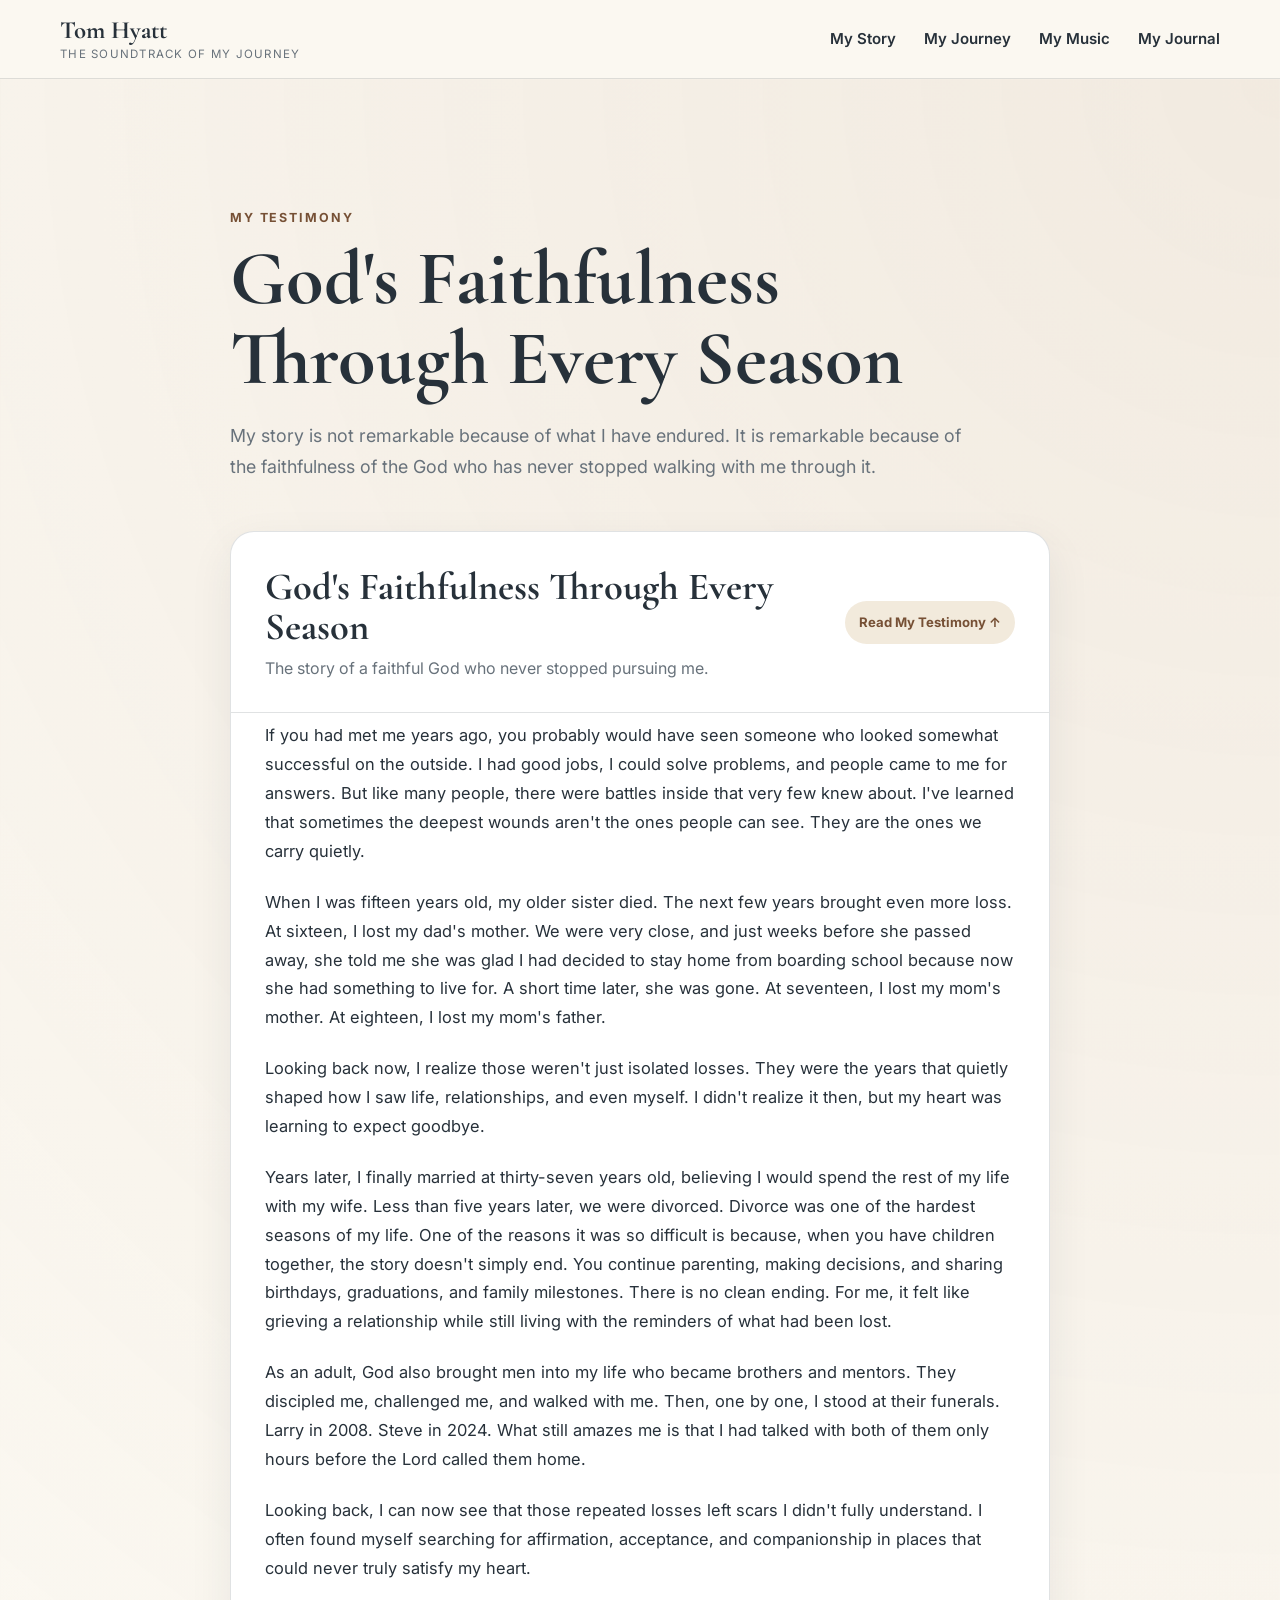
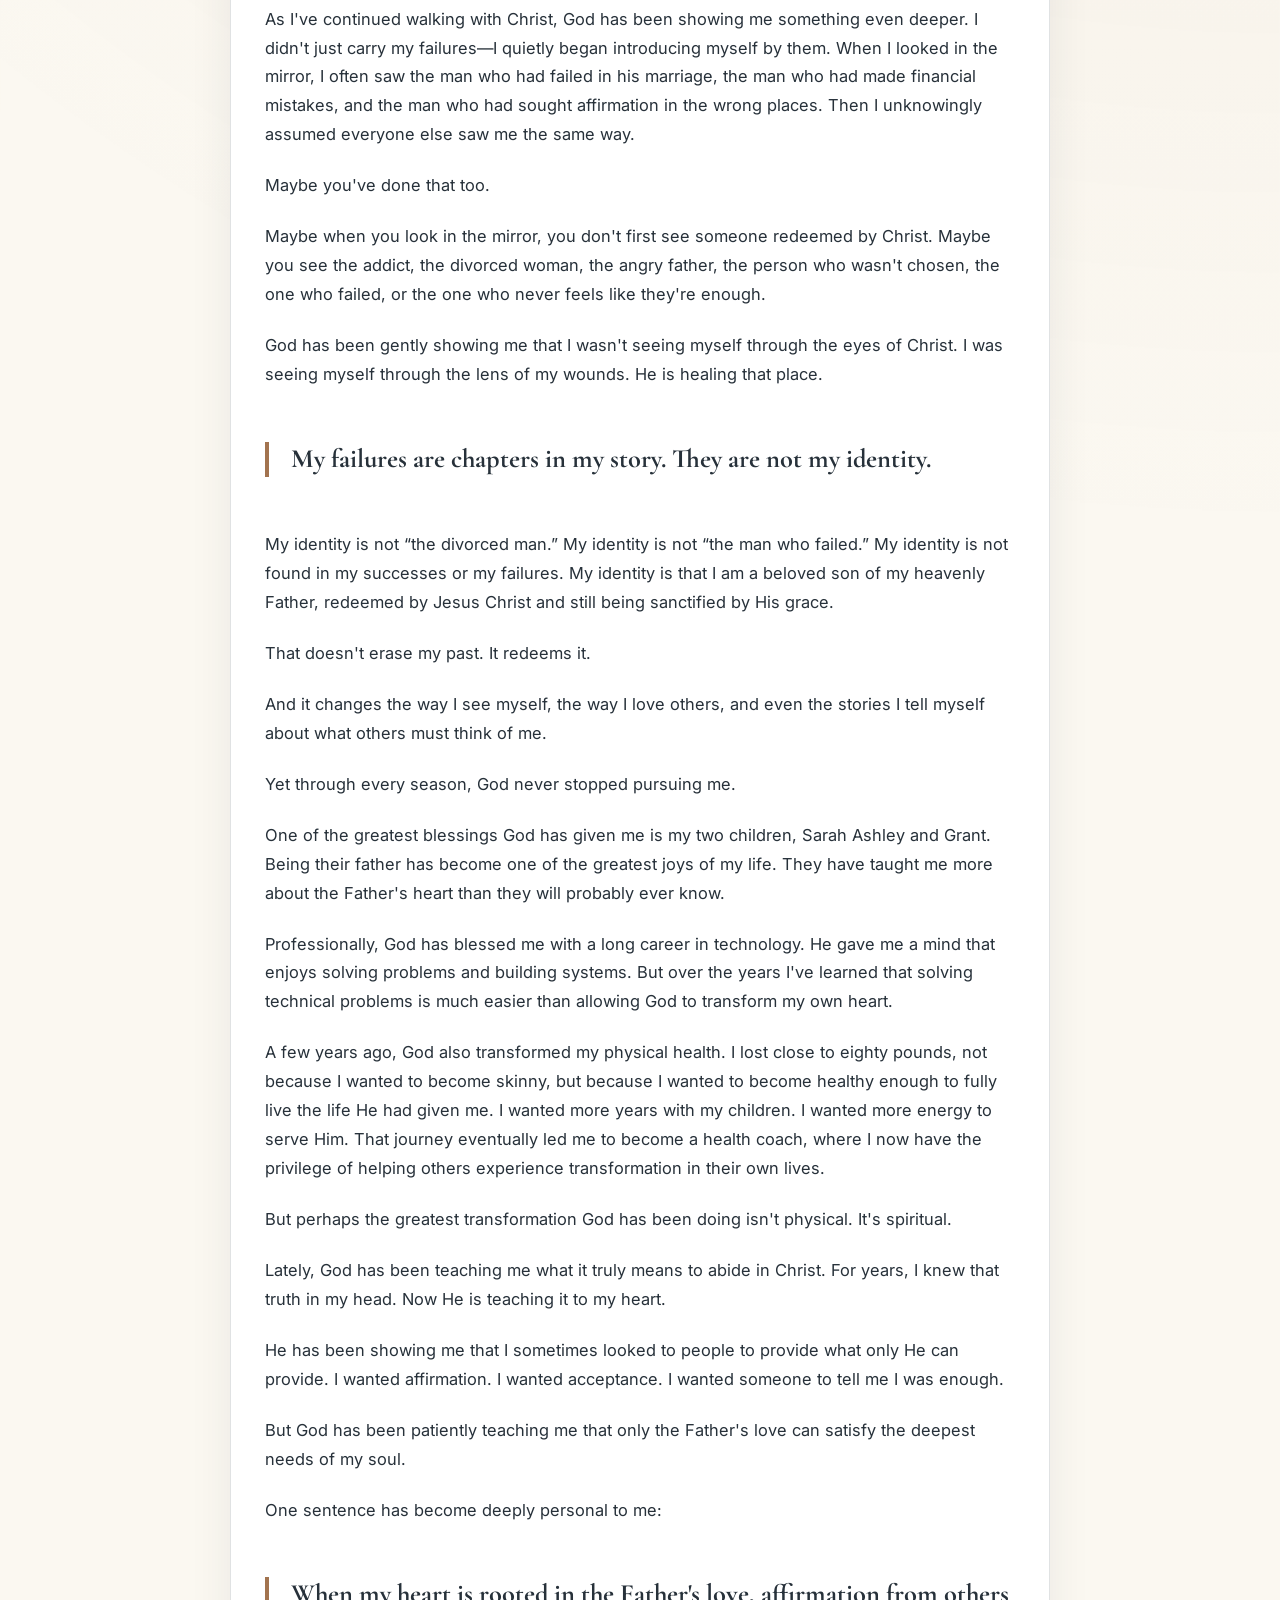
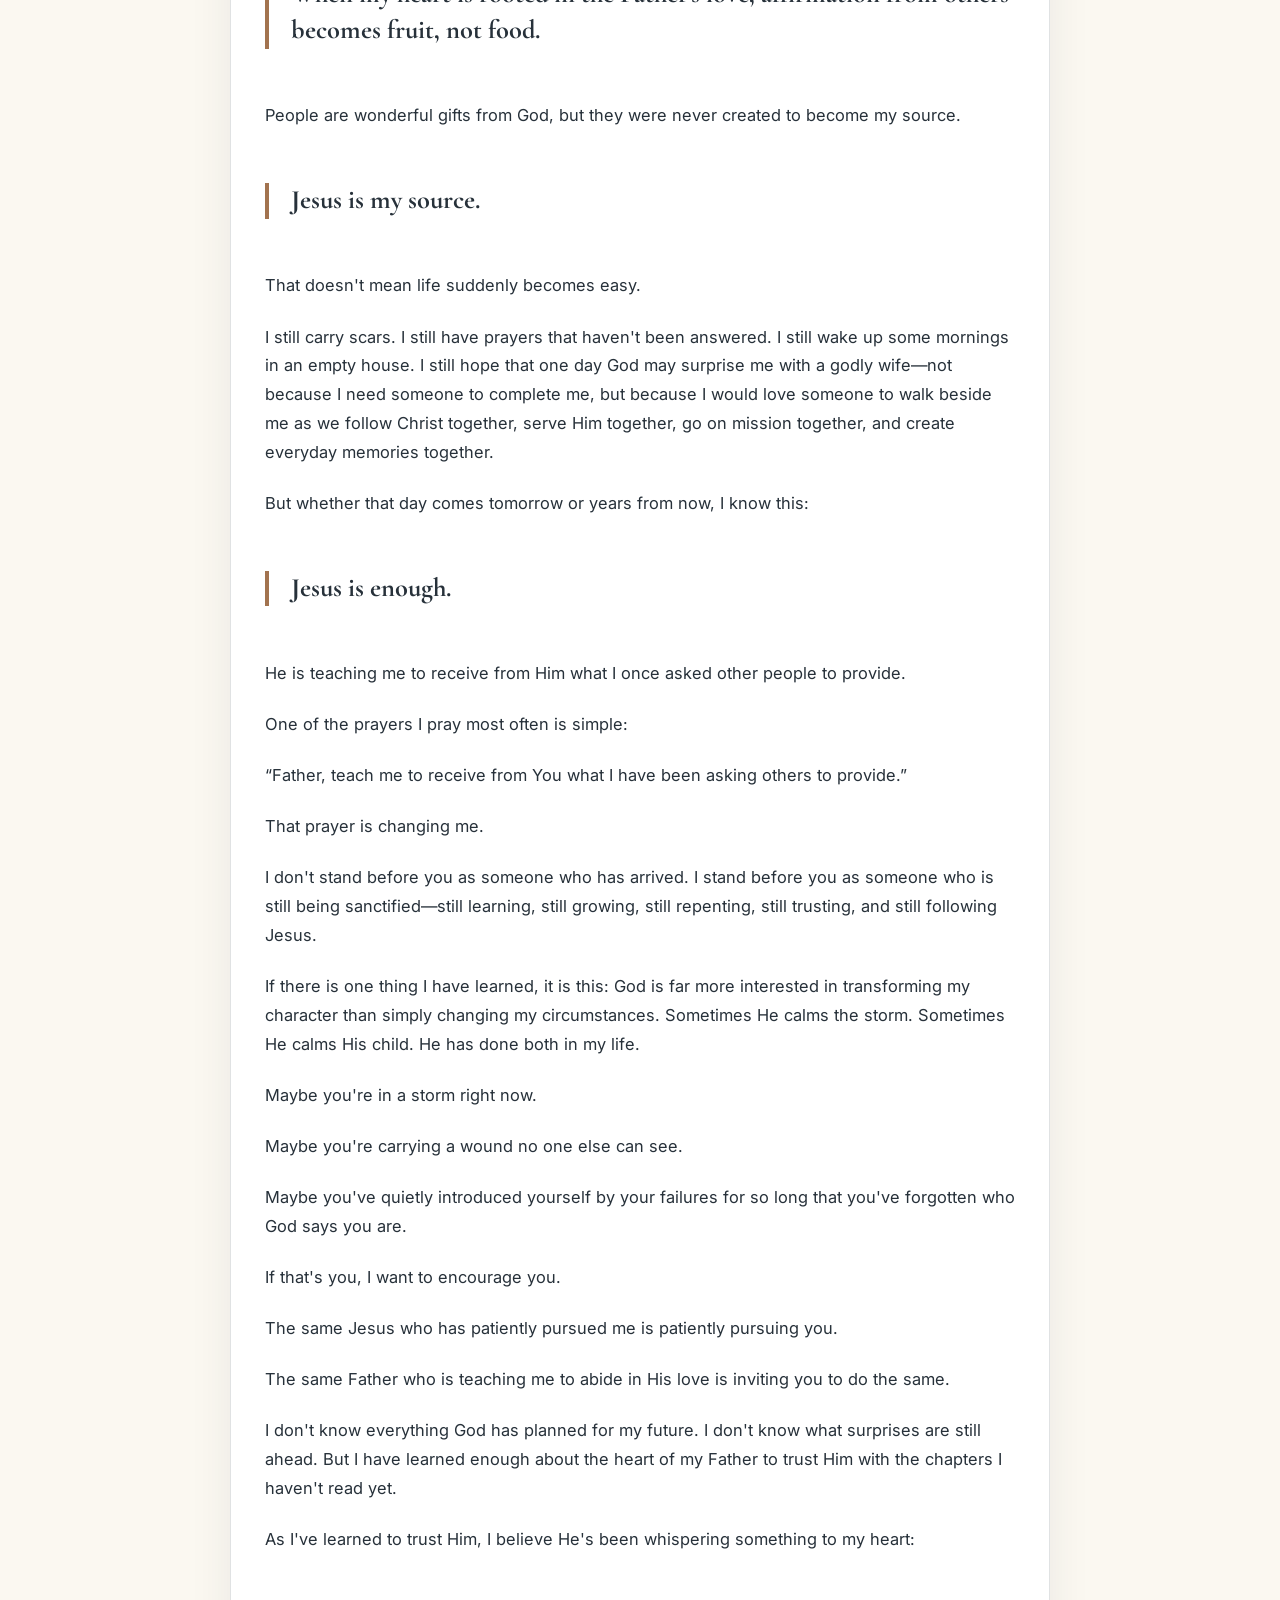
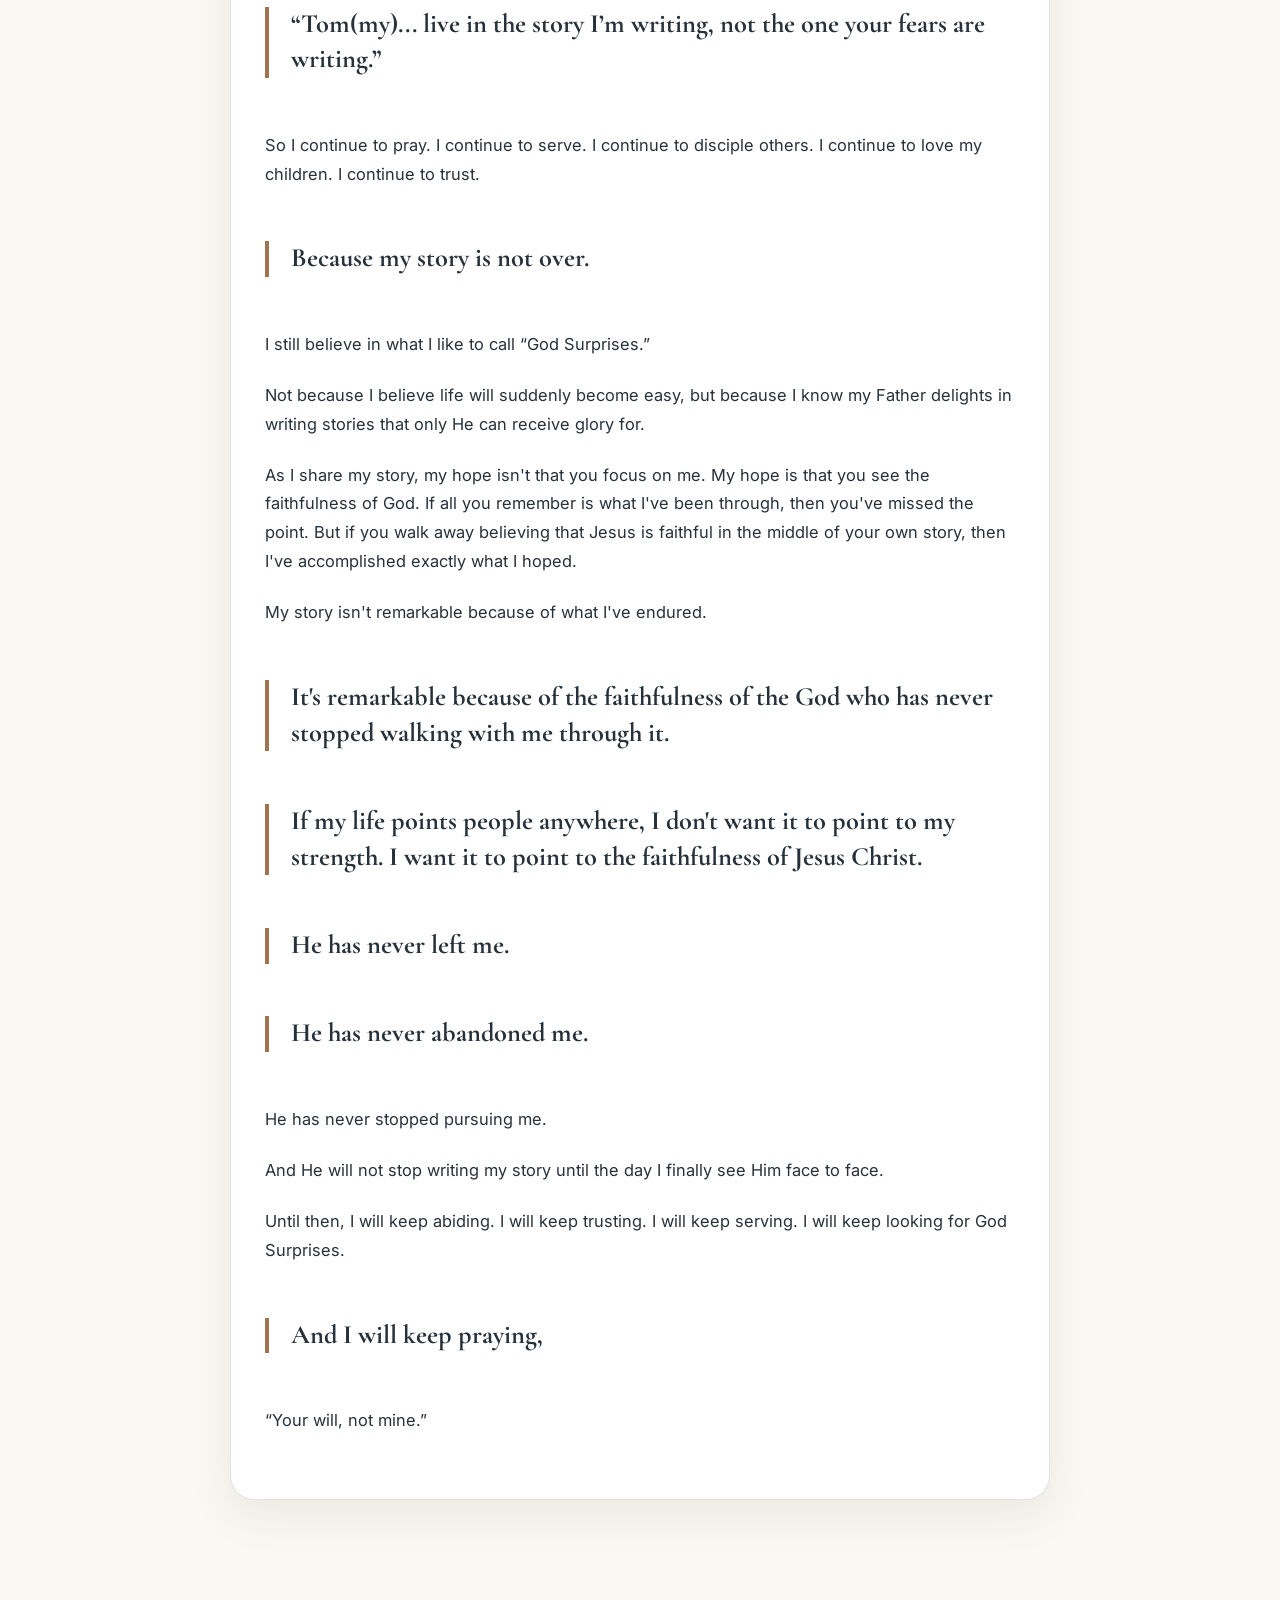
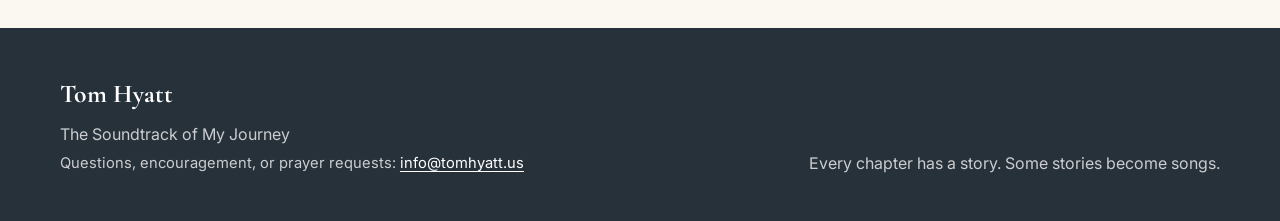
<file: testimony.html>
<!DOCTYPE html>
<html lang="en">
<head>
  <meta charset="UTF-8" />
  <meta name="viewport" content="width=device-width, initial-scale=1.0" />
  <meta name="description" content="God's faithfulness through every season of Tom Hyatt's life." />
  <title>My Testimony | The Soundtrack of My Journey</title>
  <link rel="preconnect" href="https://fonts.googleapis.com">
  <link rel="preconnect" href="https://fonts.gstatic.com" crossorigin>
  <link href="https://fonts.googleapis.com/css2?family=Cormorant+Garamond:wght@500;600;700&family=Inter:wght@400;500;600;700&display=swap" rel="stylesheet">
  <link rel="stylesheet" href="styles.css" />
</head>
<body>
  <header class="site-header">
    <div class="container nav-wrap">
      <a class="brand" href="index.html#home">
        <span class="brand-name">Tom Hyatt</span>
        <span class="brand-subtitle">The Soundtrack of My Journey</span>
      </a>

      <button class="menu-toggle" aria-label="Toggle navigation" aria-expanded="false">☰</button>

      <nav class="site-nav" aria-label="Primary navigation">
        <div class="nav-dropdown">
          <a class="nav-dropdown-toggle" href="index.html#story" aria-haspopup="true">My Story</a>
          <div class="nav-dropdown-menu">
            <a href="index.html#story">My Story</a>
            <a href="testimony.html" aria-current="page">My Testimony</a>
          </div>
        </div>
        <a href="index.html#journey">My Journey</a>
        <a href="index.html#music">My Music</a>
        <a href="index.html#journal">My Journal</a>
      </nav>
    </div>
  </header>

  <main>
    <section class="section story-section">
      <div class="container narrow">
        <p class="section-kicker">My Testimony</p>
        <h1>God's Faithfulness Through Every Season</h1>
        <p class="section-lead">My story is not remarkable because of what I have endured. It is remarkable because of the faithfulness of the God who has never stopped walking with me through it.</p>

        <div class="song-list">
          <details class="song-story" open>
            <summary>
              <div>
                <h3>God's Faithfulness Through Every Season</h3>
                <p>The story of a faithful God who never stopped pursuing me.</p>
              </div>
              <span class="summary-action">Read My Testimony</span>
            </summary>

            <div class="song-content story-text">
              <p>If you had met me years ago, you probably would have seen someone who looked somewhat successful on the outside. I had good jobs, I could solve problems, and people came to me for answers. But like many people, there were battles inside that very few knew about. I've learned that sometimes the deepest wounds aren't the ones people can see. They are the ones we carry quietly.</p>
              <p>When I was fifteen years old, my older sister died. The next few years brought even more loss. At sixteen, I lost my dad's mother. We were very close, and just weeks before she passed away, she told me she was glad I had decided to stay home from boarding school because now she had something to live for. A short time later, she was gone. At seventeen, I lost my mom's mother. At eighteen, I lost my mom's father.</p>
              <p>Looking back now, I realize those weren't just isolated losses. They were the years that quietly shaped how I saw life, relationships, and even myself. I didn't realize it then, but my heart was learning to expect goodbye.</p>
              <p>Years later, I finally married at thirty-seven years old, believing I would spend the rest of my life with my wife. Less than five years later, we were divorced. Divorce was one of the hardest seasons of my life. One of the reasons it was so difficult is because, when you have children together, the story doesn't simply end. You continue parenting, making decisions, and sharing birthdays, graduations, and family milestones. There is no clean ending. For me, it felt like grieving a relationship while still living with the reminders of what had been lost.</p>
              <p>As an adult, God also brought men into my life who became brothers and mentors. They discipled me, challenged me, and walked with me. Then, one by one, I stood at their funerals. Larry in 2008. Steve in 2024. What still amazes me is that I had talked with both of them only hours before the Lord called them home.</p>
              <p>Looking back, I can now see that those repeated losses left scars I didn't fully understand. I often found myself searching for affirmation, acceptance, and companionship in places that could never truly satisfy my heart.</p>
              <p>As I've continued walking with Christ, God has been showing me something even deeper. I didn't just carry my failures—I quietly began introducing myself by them. When I looked in the mirror, I often saw the man who had failed in his marriage, the man who had made financial mistakes, and the man who had sought affirmation in the wrong places. Then I unknowingly assumed everyone else saw me the same way.</p>
              <p>Maybe you've done that too.</p>
              <p>Maybe when you look in the mirror, you don't first see someone redeemed by Christ. Maybe you see the addict, the divorced woman, the angry father, the person who wasn't chosen, the one who failed, or the one who never feels like they're enough.</p>
              <p>God has been gently showing me that I wasn't seeing myself through the eyes of Christ. I was seeing myself through the lens of my wounds. He is healing that place.</p>
              <p class="standout">My failures are chapters in my story. They are not my identity.</p>
              <p>My identity is not “the divorced man.” My identity is not “the man who failed.” My identity is not found in my successes or my failures. My identity is that I am a beloved son of my heavenly Father, redeemed by Jesus Christ and still being sanctified by His grace.</p>
              <p>That doesn't erase my past. It redeems it.</p>
              <p>And it changes the way I see myself, the way I love others, and even the stories I tell myself about what others must think of me.</p>
              <p>Yet through every season, God never stopped pursuing me.</p>
              <p>One of the greatest blessings God has given me is my two children, Sarah Ashley and Grant. Being their father has become one of the greatest joys of my life. They have taught me more about the Father's heart than they will probably ever know.</p>
              <p>Professionally, God has blessed me with a long career in technology. He gave me a mind that enjoys solving problems and building systems. But over the years I've learned that solving technical problems is much easier than allowing God to transform my own heart.</p>
              <p>A few years ago, God also transformed my physical health. I lost close to eighty pounds, not because I wanted to become skinny, but because I wanted to become healthy enough to fully live the life He had given me. I wanted more years with my children. I wanted more energy to serve Him. That journey eventually led me to become a health coach, where I now have the privilege of helping others experience transformation in their own lives.</p>
              <p>But perhaps the greatest transformation God has been doing isn't physical. It's spiritual.</p>
              <p>Lately, God has been teaching me what it truly means to abide in Christ. For years, I knew that truth in my head. Now He is teaching it to my heart.</p>
              <p>He has been showing me that I sometimes looked to people to provide what only He can provide. I wanted affirmation. I wanted acceptance. I wanted someone to tell me I was enough.</p>
              <p>But God has been patiently teaching me that only the Father's love can satisfy the deepest needs of my soul.</p>
              <p>One sentence has become deeply personal to me:</p>
              <p class="standout">When my heart is rooted in the Father's love, affirmation from others becomes fruit, not food.</p>
              <p>People are wonderful gifts from God, but they were never created to become my source.</p>
              <p class="standout">Jesus is my source.</p>
              <p>That doesn't mean life suddenly becomes easy.</p>
              <p>I still carry scars. I still have prayers that haven't been answered. I still wake up some mornings in an empty house. I still hope that one day God may surprise me with a godly wife—not because I need someone to complete me, but because I would love someone to walk beside me as we follow Christ together, serve Him together, go on mission together, and create everyday memories together.</p>
              <p>But whether that day comes tomorrow or years from now, I know this:</p>
              <p class="standout">Jesus is enough.</p>
              <p>He is teaching me to receive from Him what I once asked other people to provide.</p>
              <p>One of the prayers I pray most often is simple:</p>
              <p>“Father, teach me to receive from You what I have been asking others to provide.”</p>
              <p>That prayer is changing me.</p>
              <p>I don't stand before you as someone who has arrived. I stand before you as someone who is still being sanctified—still learning, still growing, still repenting, still trusting, and still following Jesus.</p>
              <p>If there is one thing I have learned, it is this: God is far more interested in transforming my character than simply changing my circumstances. Sometimes He calms the storm. Sometimes He calms His child. He has done both in my life.</p>
              <p>Maybe you're in a storm right now.</p>
              <p>Maybe you're carrying a wound no one else can see.</p>
              <p>Maybe you've quietly introduced yourself by your failures for so long that you've forgotten who God says you are.</p>
              <p>If that's you, I want to encourage you.</p>
              <p>The same Jesus who has patiently pursued me is patiently pursuing you.</p>
              <p>The same Father who is teaching me to abide in His love is inviting you to do the same.</p>
              <p>I don't know everything God has planned for my future. I don't know what surprises are still ahead. But I have learned enough about the heart of my Father to trust Him with the chapters I haven't read yet.</p>
              <p>As I've learned to trust Him, I believe He's been whispering something to my heart:</p>
              <p class="standout">“Tom(my)... live in the story I’m writing, not the one your fears are writing.”</p>
              <p>So I continue to pray. I continue to serve. I continue to disciple others. I continue to love my children. I continue to trust.</p>
              <p class="standout">Because my story is not over.</p>
              <p>I still believe in what I like to call “God Surprises.”</p>
              <p>Not because I believe life will suddenly become easy, but because I know my Father delights in writing stories that only He can receive glory for.</p>
              <p>As I share my story, my hope isn't that you focus on me. My hope is that you see the faithfulness of God. If all you remember is what I've been through, then you've missed the point. But if you walk away believing that Jesus is faithful in the middle of your own story, then I've accomplished exactly what I hoped.</p>
              <p>My story isn't remarkable because of what I've endured.</p>
              <p class="standout">It's remarkable because of the faithfulness of the God who has never stopped walking with me through it.</p>
              <p class="standout">If my life points people anywhere, I don't want it to point to my strength. I want it to point to the faithfulness of Jesus Christ.</p>
              <p class="standout">He has never left me.</p>
              <p class="standout">He has never abandoned me.</p>
              <p>He has never stopped pursuing me.</p>
              <p>And He will not stop writing my story until the day I finally see Him face to face.</p>
              <p>Until then, I will keep abiding. I will keep trusting. I will keep serving. I will keep looking for God Surprises.</p>
              <p class="standout">And I will keep praying,</p>
              <p>“Your will, not mine.”</p>
            </div>
          </details>
        </div>
      </div>
    </section>
  </main>

  <footer>
    <div class="container footer-content">
      <div>
        <strong>Tom Hyatt</strong>
        <p>The Soundtrack of My Journey</p>
        <p class="footer-contact">Questions, encouragement, or prayer requests: <a href="mailto:info@tomhyatt.us">info@tomhyatt.us</a></p>
      </div>
      <p>Every chapter has a story. Some stories become songs.</p>
    </div>
  </footer>

  <script src="script.js"></script>
</body>
</html>
</file>
<file: styles.css>
:root {
  --ink: #27313a;
  --muted: #68727b;
  --paper: #fbf8f1;
  --cream: #f2eadc;
  --warm: #a2734f;
  --warm-dark: #765035;
  --line: rgba(39, 49, 58, 0.14);
  --white: #ffffff;
  --shadow: 0 24px 60px rgba(39, 49, 58, 0.12);
}

* { box-sizing: border-box; }

html {
  scroll-behavior: smooth;
  scroll-padding-top: 88px;
}

body {
  margin: 0;
  color: var(--ink);
  background: var(--paper);
  font-family: "Inter", sans-serif;
  line-height: 1.75;
}

img { max-width: 100%; }

.container {
  width: min(1160px, calc(100% - 40px));
  margin-inline: auto;
}

.narrow {
  width: min(820px, 100%);
}

.site-header {
  position: sticky;
  top: 0;
  z-index: 50;
  background: rgba(251, 248, 241, 0.94);
  backdrop-filter: blur(16px);
  border-bottom: 1px solid var(--line);
}

.nav-wrap {
  min-height: 78px;
  display: flex;
  align-items: center;
  justify-content: space-between;
  gap: 28px;
}

.brand {
  color: var(--ink);
  text-decoration: none;
  display: flex;
  flex-direction: column;
  line-height: 1.05;
}

.brand-name {
  font-family: "Cormorant Garamond", serif;
  font-weight: 700;
  font-size: 1.55rem;
}

.brand-subtitle {
  margin-top: 5px;
  color: var(--muted);
  font-size: 0.72rem;
  letter-spacing: 0.11em;
  text-transform: uppercase;
}

.site-nav {
  display: flex;
  gap: 28px;
}

.site-nav a {
  color: var(--ink);
  text-decoration: none;
  font-weight: 600;
  font-size: 0.94rem;
}

.site-nav a:hover { color: var(--warm-dark); }

.nav-dropdown {
  position: relative;
  display: flex;
  align-items: center;
}

.nav-dropdown-menu {
  display: none;
  position: absolute;
  top: calc(100% + 14px);
  left: -18px;
  min-width: 180px;
  padding: 10px;
  background: var(--paper);
  border: 1px solid var(--line);
  border-radius: 14px;
  box-shadow: 0 16px 40px rgba(39,49,58,0.12);
}

.nav-dropdown-menu::before {
  content: "";
  position: absolute;
  top: -15px;
  left: 0;
  right: 0;
  height: 15px;
}

.nav-dropdown-menu a {
  display: block;
  padding: 10px 12px;
  border-radius: 9px;
  white-space: nowrap;
}

.nav-dropdown-menu a:hover {
  background: var(--cream);
}

.nav-dropdown:hover .nav-dropdown-menu,
.nav-dropdown:focus-within .nav-dropdown-menu {
  display: block;
}

.menu-toggle {
  display: none;
  border: 0;
  background: transparent;
  color: var(--ink);
  font-size: 1.6rem;
  cursor: pointer;
}

.hero {
  background: #eee5d4;
  border-bottom: 1px solid var(--line);
}

.hero-image-wrap {
  width: min(1600px, 100%);
  margin-inline: auto;
}

.journey-hero-image {
  width: 100%;
  display: block;
  max-height: calc(100vh - 78px);
  object-fit: contain;
}

.hero-actions {
  display: flex;
  justify-content: center;
  padding: 24px 20px 34px;
}

.button {
  display: inline-flex;
  align-items: center;
  justify-content: center;
  min-height: 50px;
  padding: 0 25px;
  border-radius: 999px;
  color: var(--white);
  background: var(--ink);
  text-decoration: none;
  font-weight: 700;
  box-shadow: 0 14px 32px rgba(39,49,58,0.18);
}

.button:hover {
  transform: translateY(-2px);
  background: var(--warm-dark);
}

.section {
  padding: clamp(82px, 10vw, 132px) 0;
}

.story-section {
  background:
    radial-gradient(circle at top right, rgba(162,115,79,0.10), transparent 32%),
    var(--paper);
}

.journey-section {
  background: var(--cream);
}

.music-section {
  background: var(--paper);
}

.section-kicker {
  margin: 0 0 10px;
  color: var(--warm-dark);
  font-weight: 700;
  letter-spacing: 0.15em;
  text-transform: uppercase;
  font-size: 0.78rem;
}

h1, h2, h3 {
  font-family: "Cormorant Garamond", serif;
  line-height: 1.05;
  margin-top: 0;
}

h1, h2 {
  max-width: 900px;
  margin-bottom: 20px;
  font-size: clamp(2.8rem, 6vw, 5.3rem);
}

h3 {
  font-size: clamp(1.8rem, 3vw, 2.6rem);
}

.section-lead,
.section-intro {
  max-width: 760px;
  color: var(--muted);
  font-size: 1.12rem;
  margin: 0 0 48px;
}

.story-text {
  font-size: 1.03rem;
}

.story-text p {
  margin: 0 0 1.35em;
}

.story-text strong {
  color: var(--ink);
}

.standout {
  margin-block: 2em !important;
  padding-left: 22px;
  border-left: 4px solid var(--warm);
  font-family: "Cormorant Garamond", serif;
  font-size: 1.65rem;
  line-height: 1.35;
  font-weight: 700;
}

.final-line {
  margin-top: 2.2em !important;
  font-family: "Cormorant Garamond", serif;
  font-size: 1.7rem;
  font-weight: 700;
}

blockquote {
  margin: 2.2em 0;
  padding: 28px 30px;
  background: var(--white);
  border: 1px solid var(--line);
  border-radius: 18px;
  box-shadow: 0 12px 34px rgba(39,49,58,0.08);
  font-family: "Cormorant Garamond", serif;
  font-size: 1.45rem;
  font-weight: 600;
  line-height: 1.45;
}

blockquote span {
  display: block;
  margin-top: 10px;
  color: var(--muted);
  font-family: "Inter", sans-serif;
  font-size: 0.85rem;
  font-weight: 600;
}

.journey-quote {
  margin: 40px 0 50px;
  padding: 36px;
  border-radius: 24px;
  background: var(--ink);
  color: var(--white);
  box-shadow: var(--shadow);
}

.journey-quote p {
  margin: 0;
  font-family: "Cormorant Garamond", serif;
  font-size: clamp(2rem, 4vw, 3.4rem);
  line-height: 1.1;
  font-weight: 700;
}

.journey-quote span {
  display: block;
  margin-top: 14px;
  color: rgba(255,255,255,0.72);
}

.journey-grid {
  display: grid;
  grid-template-columns: repeat(2, minmax(0, 1fr));
  gap: 22px;
}

.journey-card {
  min-height: 260px;
  padding: 30px;
  background: rgba(255,255,255,0.68);
  border: 1px solid rgba(39,49,58,0.10);
  border-radius: 22px;
}

.journey-card > span {
  color: var(--warm-dark);
  font-size: 0.76rem;
  font-weight: 700;
  letter-spacing: 0.14em;
  text-transform: uppercase;
}

.journey-card h3 {
  margin: 18px 0 14px;
}

.journey-card p {
  margin: 0;
  color: var(--muted);
}

.coming-note {
  margin-top: 28px;
  padding: 26px 28px;
  background: rgba(255,255,255,0.55);
  border: 1px dashed rgba(39,49,58,0.25);
  border-radius: 18px;
}

.coming-note p {
  margin: 5px 0 0;
  color: var(--muted);
}

.spotify-links {
  display: flex;
  flex-wrap: wrap;
  gap: 14px;
  margin-top: 30px;
}

.spotify-button {
  min-height: 46px;
  padding-inline: 20px;
  font-size: 0.9rem;
}

.song-list {
  display: grid;
  gap: 24px;
  margin-top: 42px;
}

.song-story {
  overflow: hidden;
  background: var(--white);
  border: 1px solid var(--line);
  border-radius: 24px;
  box-shadow: 0 16px 44px rgba(39,49,58,0.08);
}

.song-story summary {
  cursor: pointer;
  list-style: none;
  display: flex;
  align-items: center;
  justify-content: space-between;
  gap: 24px;
  padding: 30px 34px;
}

.song-story summary::-webkit-details-marker { display: none; }

.song-story summary h3 {
  margin: 5px 0 7px;
}

.song-story summary p {
  margin: 0;
  color: var(--muted);
}

.song-number {
  color: var(--warm-dark);
  font-weight: 700;
  font-size: 0.78rem;
  letter-spacing: 0.12em;
}

.summary-action {
  flex: 0 0 auto;
  padding: 10px 14px;
  border-radius: 999px;
  background: var(--cream);
  color: var(--warm-dark);
  font-size: 0.82rem;
  font-weight: 700;
}

.song-story[open] .summary-action::after {
  content: " ↑";
}

.song-content {
  padding: 8px 34px 42px;
  border-top: 1px solid var(--line);
}

.opening-quote {
  margin: 30px 0 !important;
  font-family: "Cormorant Garamond", serif;
  font-size: 1.55rem;
  line-height: 1.4;
  font-weight: 700;
}

.lyric-card {
  margin: 2em 0;
  padding: 28px 30px;
  border-radius: 18px;
  background: var(--cream);
  border-left: 5px solid var(--warm);
}

.lyric-card p { margin-bottom: 0; }

.lyric-label {
  margin-bottom: 8px !important;
  color: var(--warm-dark);
  font-size: 0.75rem;
  font-weight: 700;
  letter-spacing: 0.12em;
  text-transform: uppercase;
}

footer {
  padding: 44px 0;
  color: rgba(255,255,255,0.76);
  background: var(--ink);
}

.footer-content {
  display: flex;
  align-items: end;
  justify-content: space-between;
  gap: 30px;
}

.footer-content strong {
  color: var(--white);
  font-family: "Cormorant Garamond", serif;
  font-size: 1.6rem;
}

.footer-content p {
  margin: 3px 0 0;
}

.footer-contact {
  font-size: 0.92rem;
}

.footer-contact a {
  color: var(--white);
  text-decoration: underline;
  text-underline-offset: 3px;
}

.footer-contact a:hover {
  color: var(--warm-light);
}

@media (max-width: 800px) {
  .menu-toggle { display: block; }

  .site-nav {
    display: none;
    position: absolute;
    top: 78px;
    left: 0;
    right: 0;
    padding: 18px 20px 24px;
    flex-direction: column;
    gap: 8px;
    background: var(--paper);
    border-bottom: 1px solid var(--line);
  }

  .site-nav.open { display: flex; }

  .site-nav a {
    padding: 12px 0;
  }

  .nav-dropdown {
    display: block;
  }

  .nav-dropdown-toggle {
    display: block;
  }

  .nav-dropdown-menu {
    display: block;
    position: static;
    min-width: 0;
    margin-left: 16px;
    padding: 0;
    background: transparent;
    border: 0;
    border-radius: 0;
    box-shadow: none;
  }

  .nav-dropdown-menu::before {
    display: none;
  }

  .nav-dropdown-menu a {
    padding: 9px 0;
    color: var(--muted);
  }

  .journey-grid {
    grid-template-columns: 1fr;
  }

  .song-story summary {
    align-items: flex-start;
    padding: 25px;
  }

  .summary-action {
    display: none;
  }

  .song-content {
    padding: 5px 25px 34px;
  }

  .footer-content {
    display: block;
  }

  .footer-content > p {
    margin-top: 18px;
  }
}

@media (max-width: 520px) {
  .container {
    width: min(100% - 28px, 1160px);
  }

  .brand-subtitle {
    display: none;
  }

  .section {
    padding-block: 72px;
  }

  blockquote,
  .journey-quote,
  .journey-card,
  .lyric-card {
    padding: 23px;
  }

  .story-text {
    font-size: 0.99rem;
  }
}
</file>
